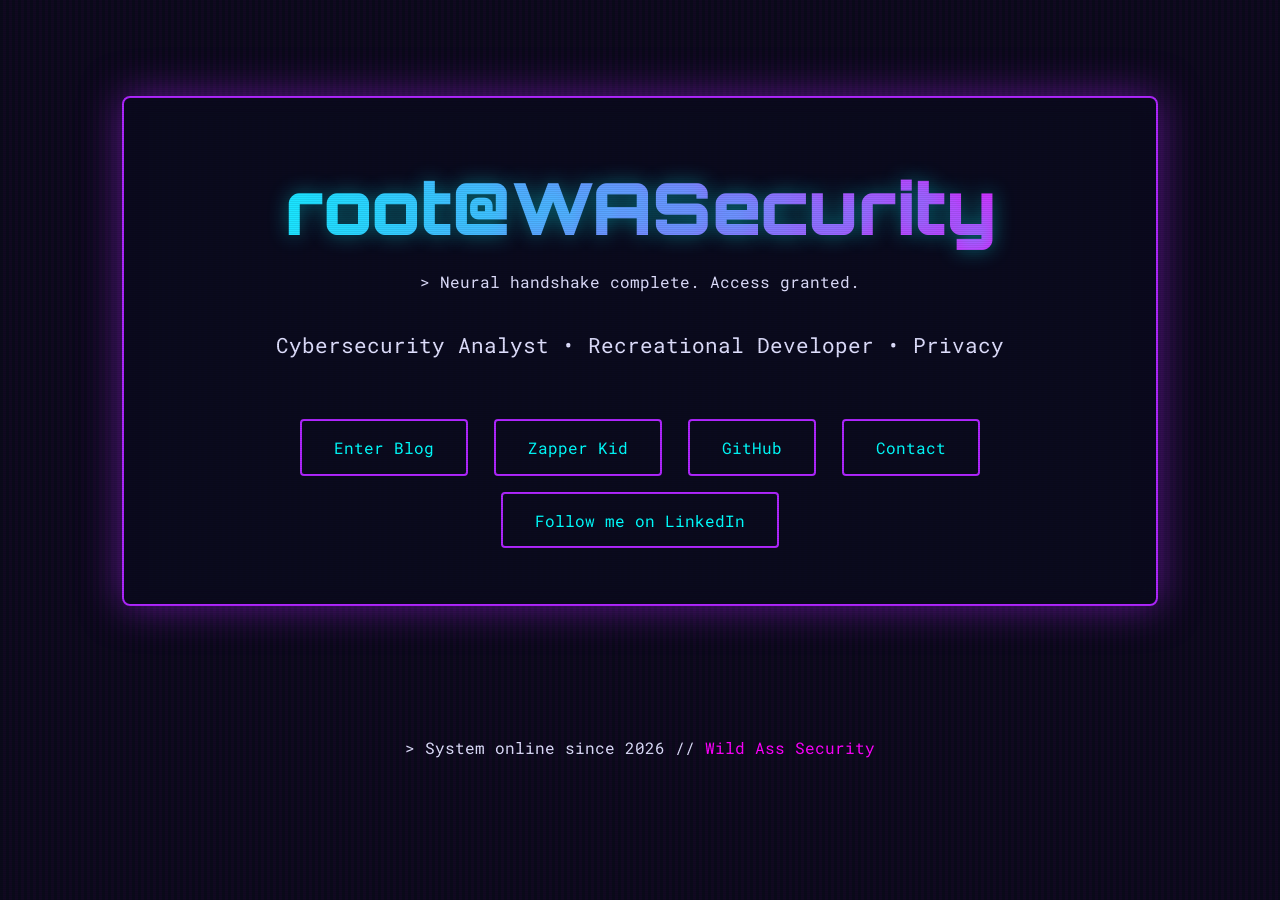
<file: index.html>
<!DOCTYPE html>
<html lang="en">
<head>
  <meta charset="UTF-8" />
  <meta name="viewport" content="width=device-width, initial-scale=1.0"/>
  <title>root@WASecurity</title>
  <link rel="stylesheet" href="assets/css/style.css" />
</head>
<body>
  <div class="glitch-bg"></div>

  <div class="container">
    <header>
      <div class="terminal-box">
        <h1 class="glitch" data-text="root@cyb3r">root@WASecurity</h1>
        <p>> Neural handshake complete. Access granted.</p>
        <p style="margin: 2rem 0; font-size: 1.3rem;">
          Cybersecurity Analyst • Recreational Developer • Privacy
        </p>
        <div style="margin-top: 3rem;">
          <a href="blog/" class="btn">Enter Blog</a>
          <a href="https://retro-rec-room.neocities.org/" class="btn">Zapper Kid</a>
          <a href="https://github.com/Justin-Blacksher" class="btn" target="_blank">GitHub</a>
          <a href="mailto:j.redwatersec@protonmail.ch" class="btn">Contact</a>
          <a href="www.linkedin.com/comm/mynetwork/discovery-see-all?usecase=PEOPLE_FOLLOWS&followMember=justin-blacksher-1b1726176" class="btn" target="_blank">Follow me on LinkedIn</a>
        </div>
      </div>
    </header>

    <footer>
      <p>> System online since <span id="year">2025</span> // <span style="color:var(--neon-pink)"> Wild Ass Security</span></p>
    </footer>
  </div>

  <script src="assets/js/main.js"></script>
</body>
</html>
</file>
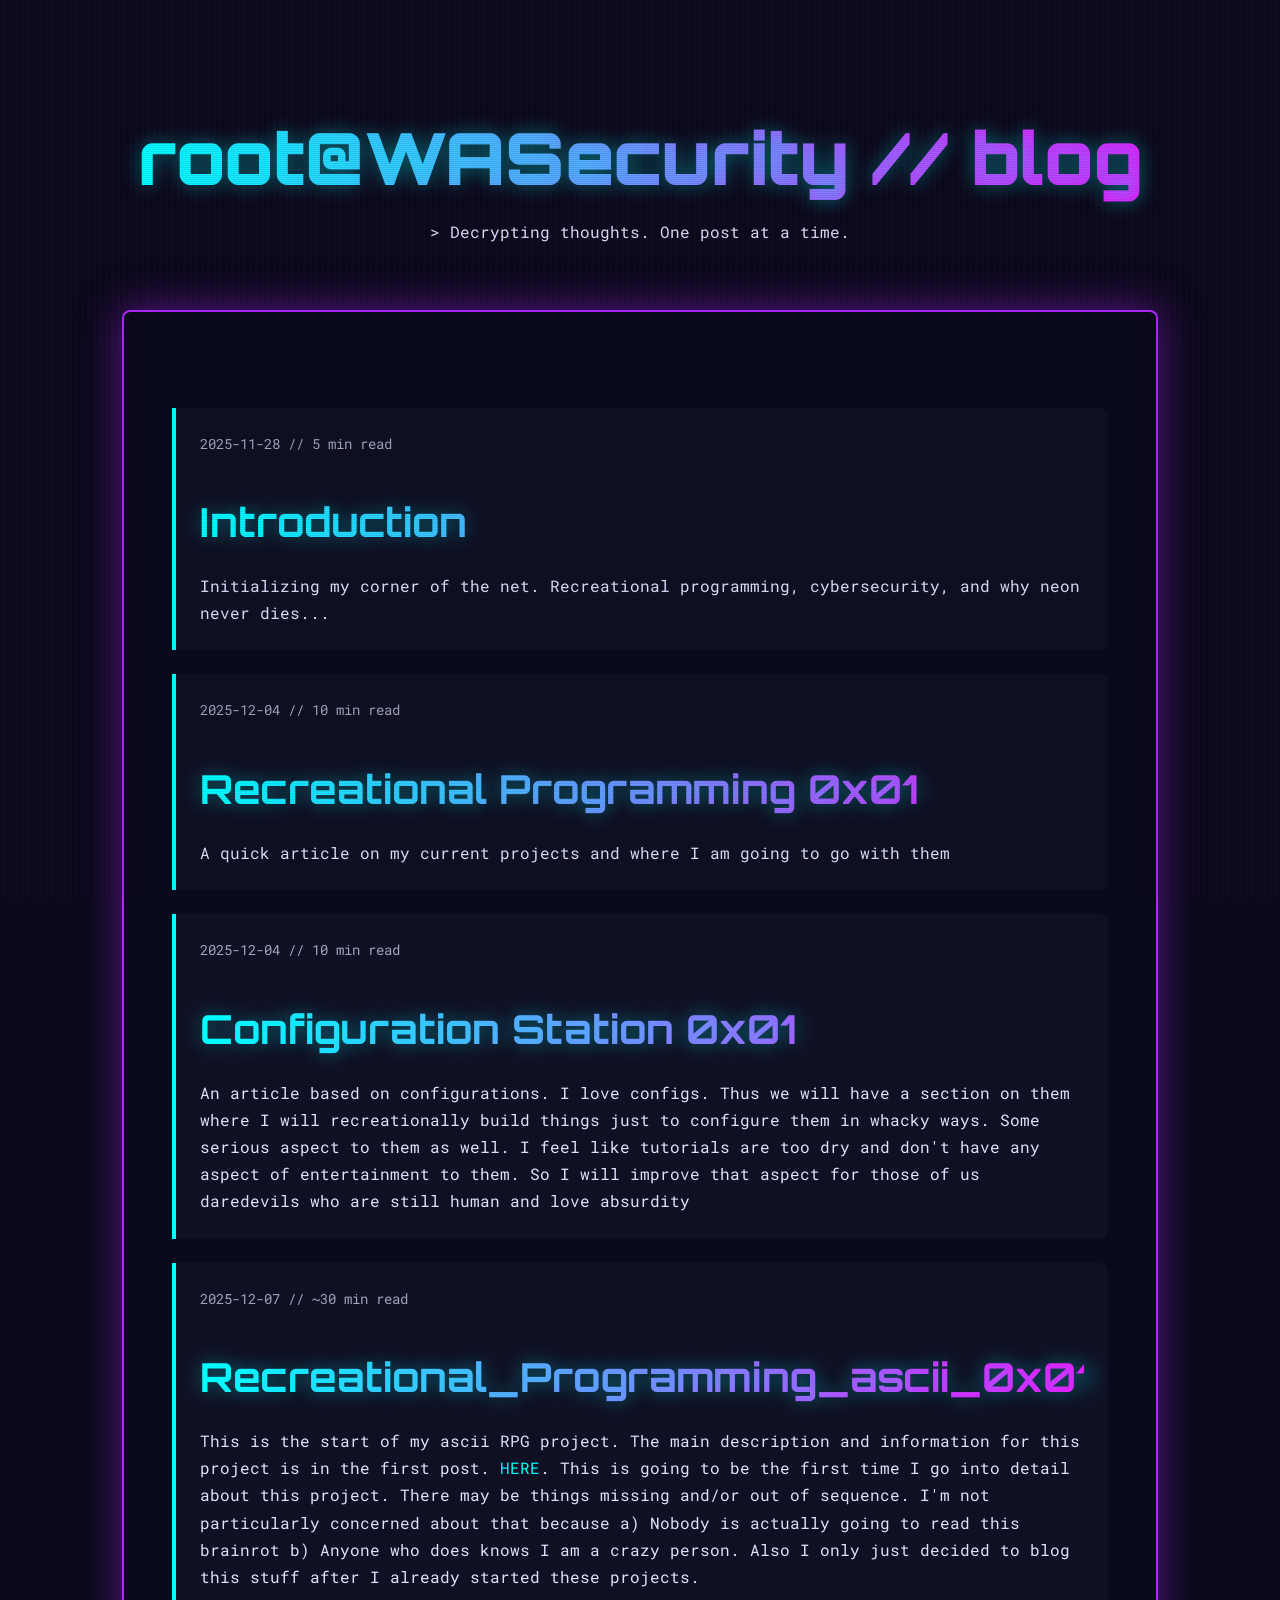
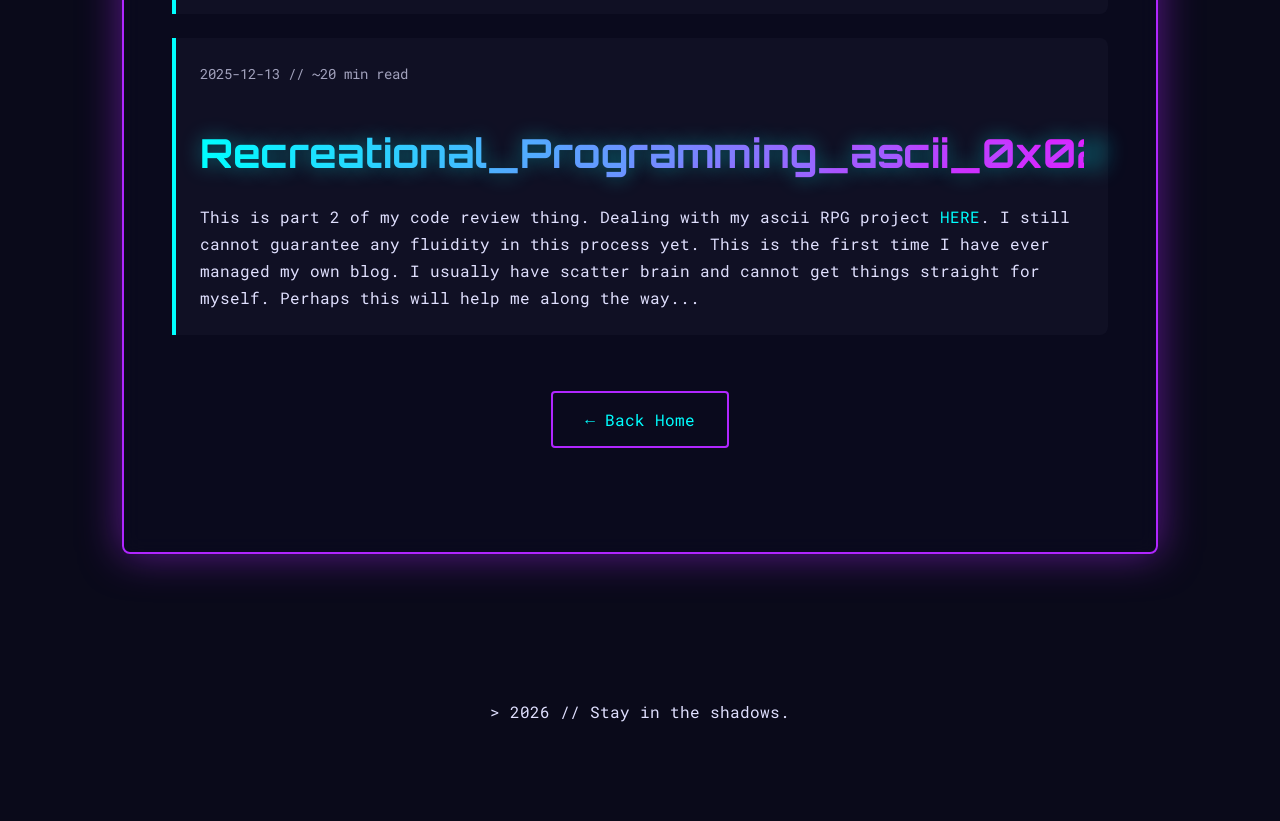
<file: blog/index.html>
<DOCTYPE html>
<html lang="en">
<head>
  <meta charset="UTF-8" />
  <meta name="viewport" content="width=device-width, initial-scale=1.0"/>
  <title>root@WASecurity // Blog</title>
  <link rel="stylesheet" href="../assets/css/style.css" />
</head>
<body>
  <div class="glitch-bg"></div>

  <div class="container">
    <header>
      <h1><a href="../index.html" style="text-decoration:none;">root@WASecurity</a> // blog</h1>
      <p>> Decrypting thoughts. One post at a time.</p>
    </header>

    <main class="terminal-box">
      <div class="post-list">
        <!-- Example post -->
        <div class="post-card">
          <div class="post-meta">2025-11-28 // 5 min read</div>
          <h2><a href="posts/first.html">Introduction</a></h2>
          <p>Initializing my corner of the net. Recreational programming, cybersecurity, and why neon never dies...</p>
	</div>

        <!-- Add more .post-card blocks here -->
	<div class="post-card">
	  <div class="post-meta">2025-12-04 // 10 min read</div>
          <h2><a href="posts/recreational_programming.html">Recreational Programming 0x01</a></h2>
          <p>A quick article on my current projects and where I am going to go with them</p>
      </div>
      
      <div class="post-card">
          <div class="post-meta">2025-12-04 // 10 min read</div>
          <h2><a href="posts/configuration_project.html">Configuration Station 0x01</a></h2>
          <p>An article based on configurations. I love configs. Thus we will have a section on them where I will
             recreationally build things just to configure them in whacky ways. Some serious aspect to them as well.
             I feel like tutorials are too dry and don't have any aspect of entertainment to them. So I will improve
             that aspect for those of us daredevils who are still human and love absurdity</p>
     </div>

	<div class="post-card">
	  <div class="post-meta">2025-12-07 // ~30 min read</div>
	  <h2><a href="posts/recreational_programming_ascii.html">Recreational_Programming_ascii_0x01</a></h2>
	  <p>This is the start of my ascii RPG project. The main description and information for this project is in the first post. <a href="posts/recreational_programming.html">HERE</a>. This is going to be the first time I go into detail about this project. There may be things missing and/or out of sequence. I'm not particularly concerned about that because a) Nobody is actually going to read this brainrot b) Anyone who does knows I am a crazy person. Also I only just decided to blog this stuff after I already started these projects.</p>
</div>
	<div class="post-card">
	  <div class="post-meta">2025-12-13 // ~20 min read</div>
	  <h2><a href="posts/recreational_programming_ascii_2.html">Recreational_Programming_ascii_0x02</a></h2>
	  <p>This is part 2 of my code review thing. Dealing with my ascii RPG project <a href="posts/recreational_programming_ascii.html">HERE</a>. I still cannot guarantee any fluidity in this process yet. This is the first time I have ever managed my own blog. I usually have scatter brain and cannot get things straight for myself. Perhaps this will help me along the way...</p>
</div>

      <p style="text-align:center; margin-top: 3rem;">
        <a href="../index.html" class="btn">← Back Home</a>
      </p>
    </main>

    <footer style="margin-top: 5rem;">
      <p>> <span id="year"></span> // Stay in the shadows.</p>
    </footer>
  </div>

  <script src="../assets/js/main.js"></script>
</body>
</html>
</file>
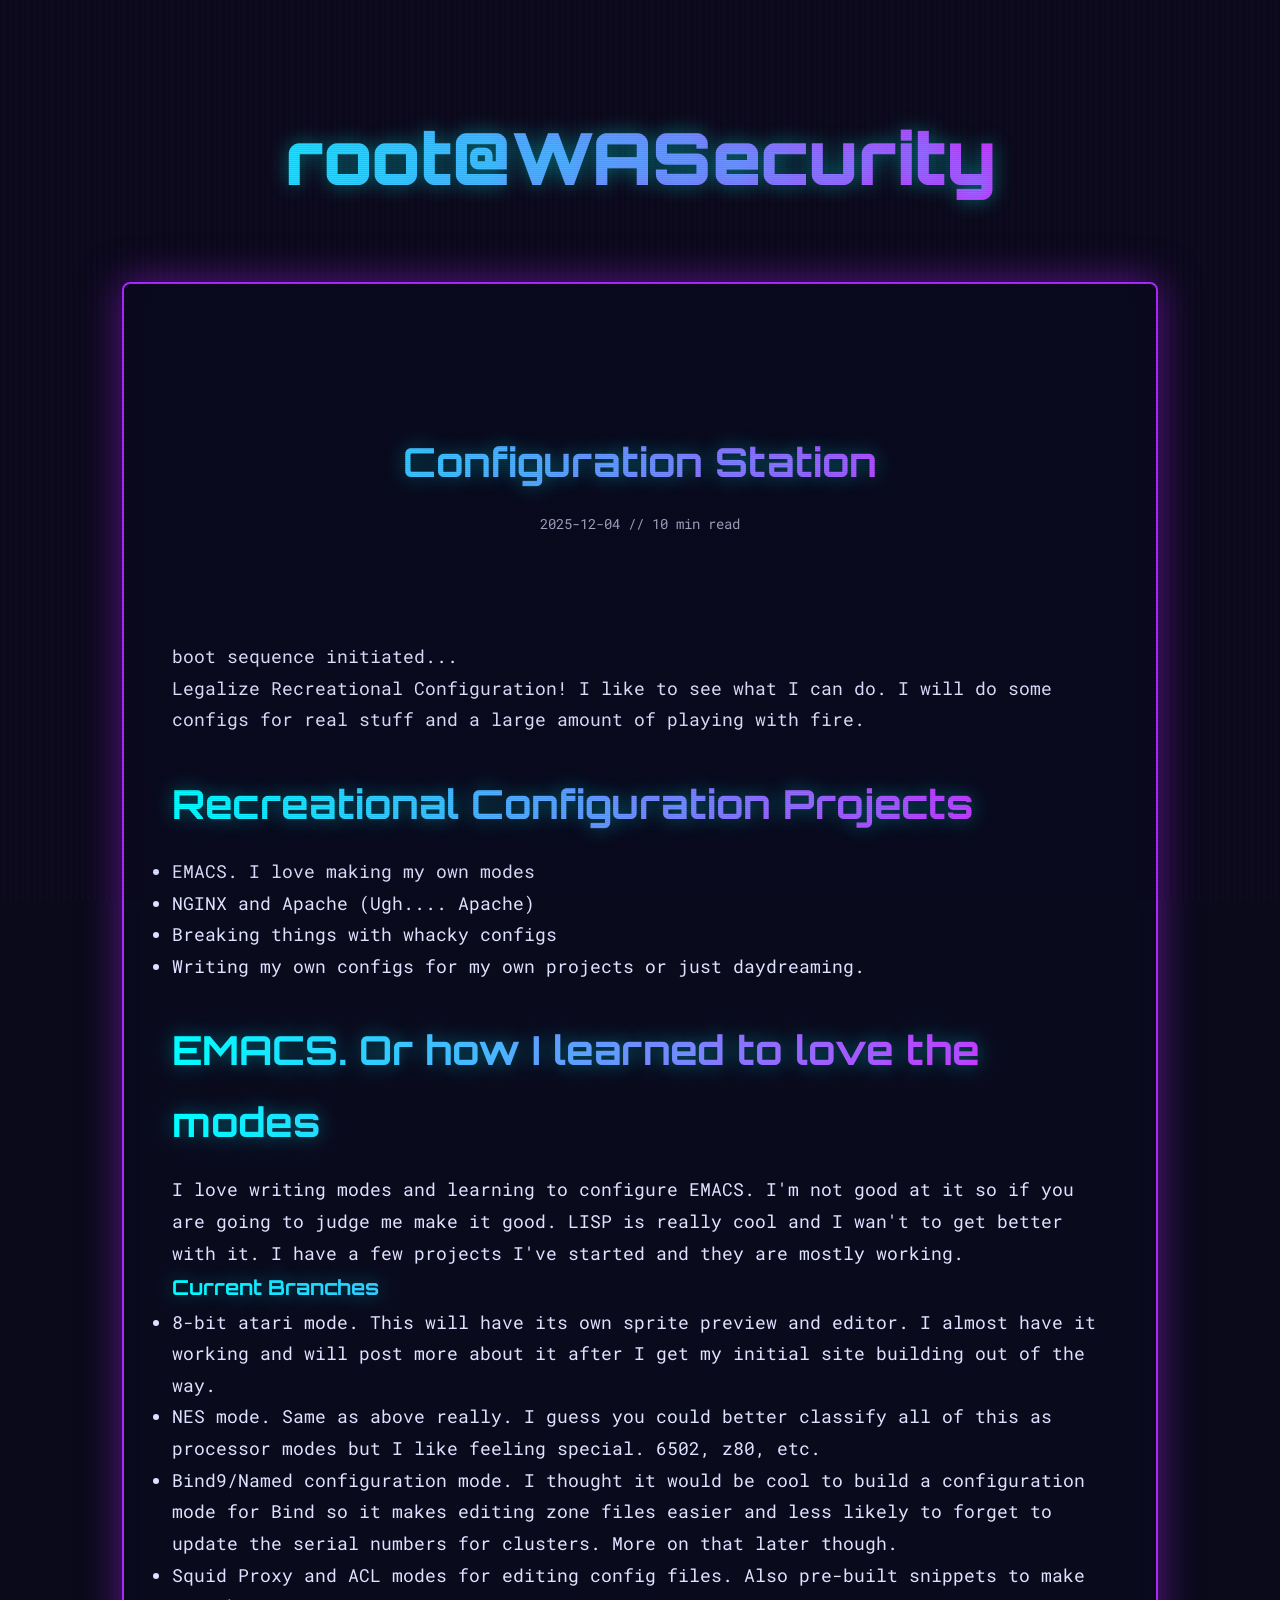
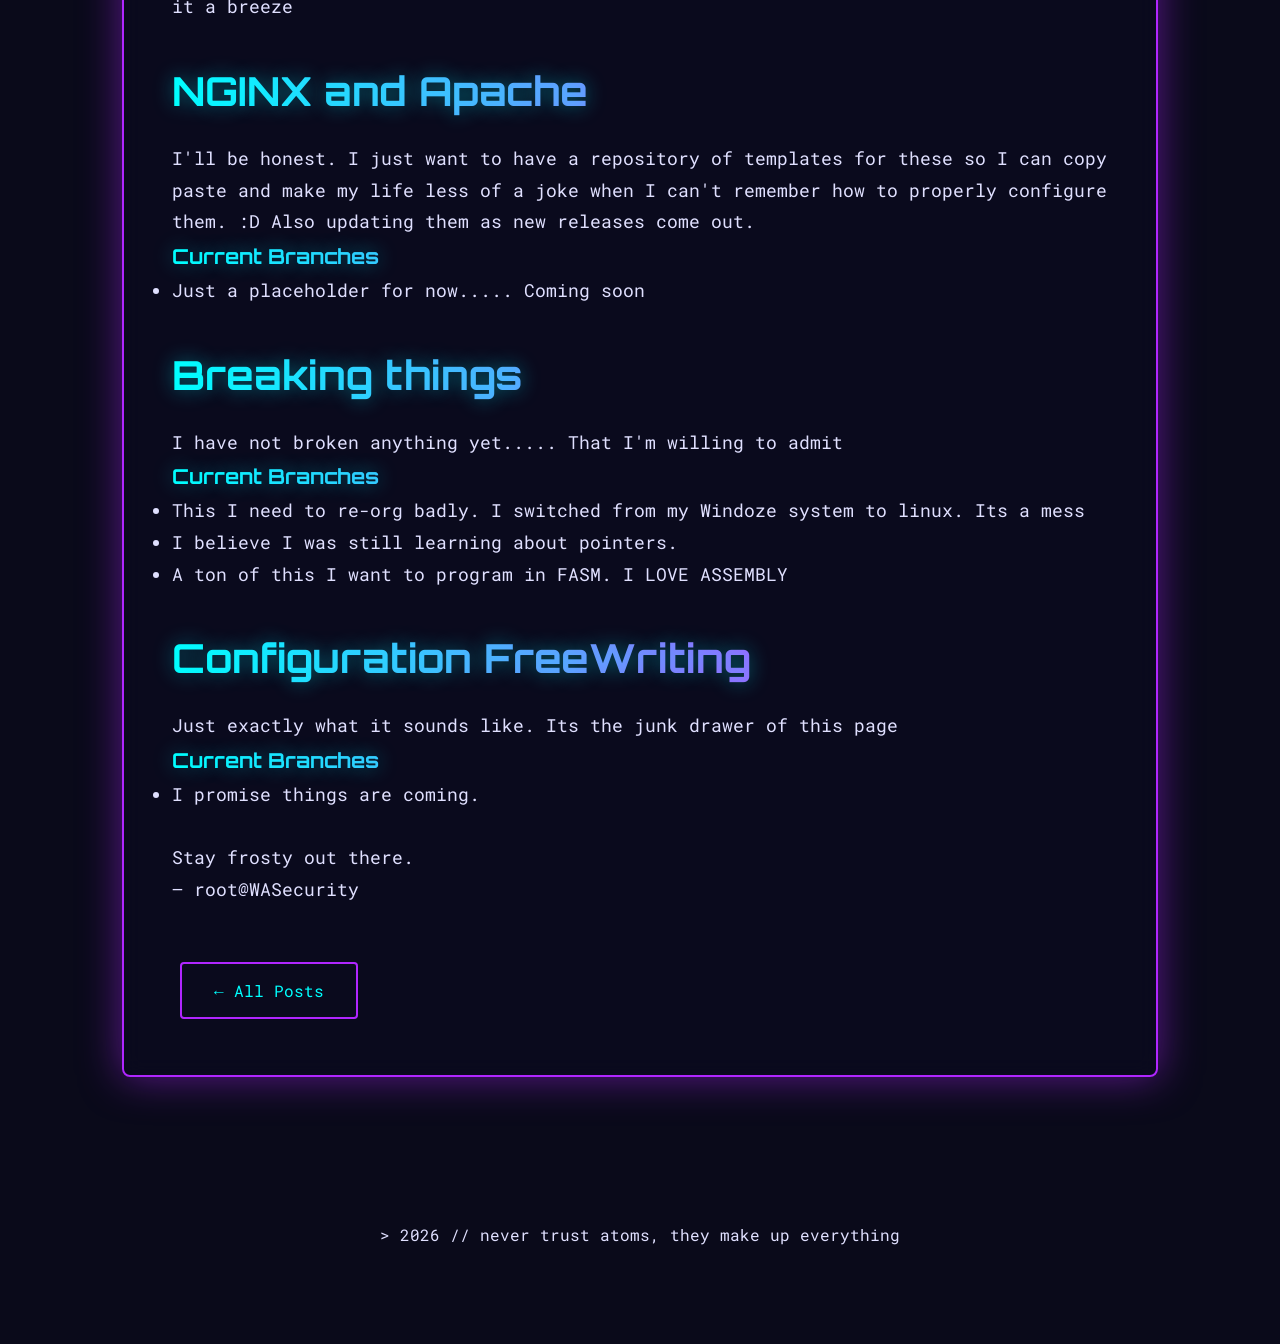
<file: blog/posts/configuration_project.html>
<!DOCTYPE html>
<html lang="en">
<head>
  <meta charset="UTF-8" />
  <meta name="viewport" content="width=device-width, initial-scale=1.0"/>
  <title>Welcome to the Grid | root@WASecurity</title>
  <link rel="stylesheet" href="../../assets/css/style.css" />
</head>
<body>
  <div class="glitch-bg"></div>

  <div class="container">
    <header>
      <h1><a href="../../index.html" style="text-decoration:none;">root@WASecurity</a></h1>
    </header>

    <article class="terminal-box">
      <header>
        <h2>Configuration Station</h2>
        <p class="post-meta">2025-12-04 // 10 min read</p>
      </header>

      <div style="margin: 2rem 0; line-height: 1.8; font-size: 1.1rem;">
        <p> boot sequence initiated...</p>
        <p>Legalize Recreational Configuration! I like to see what I can do. I will do some configs for real stuff
           and a large amount of playing with fire.</p>
        
        <h2>Recreational Configuration Projects</h3>
        <ul>
          <li>EMACS. I love making my own modes</li>
          <li>NGINX and Apache (Ugh.... Apache)</li>
          <li>Breaking things with whacky configs</li>
	  <li>Writing my own configs for my own projects or just daydreaming.</li>
        </ul>

	<h2>EMACS. Or how I learned to love the modes</h3>
	<p>I love writing modes and learning to configure EMACS. I'm not good at it so if you are going to judge me
           make it good. LISP is really cool and I wan't to get better with it. I have a few projects I've started and 
           they are mostly working.   
	</p>
	<h3>Current Branches</h2>
	<ul>
	  <li>8-bit atari mode. This will have its own sprite preview and editor. I almost have it working and will post
              more about it after I get my initial site building out of the way.</li>
	  <li>NES mode. Same as above really. I guess you could better classify all of this as processor modes but 
              I like feeling special. 6502, z80, etc.</li>
          <li>Bind9/Named configuration mode. I thought it would be cool to build a configuration mode for Bind so it makes
	      editing zone files easier and less likely to forget to update the serial numbers for clusters. More on that 
              later though.</li>
          <li>Squid Proxy and ACL modes for editing config files. Also pre-built snippets to make it a breeze</li>
	</ul>

	<h2>NGINX and Apache</h3>
	<p>I'll be honest. I just want to have a repository of templates for these so I can copy paste and make my life less
           of a joke when I can't remember how to properly configure them. :D Also updating them as new releases come out.</p>
	<h3>Current Branches</h2>
	<ul>
 	  <li>Just a placeholder for now..... Coming soon</li>
	</ul>
	<h2>Breaking things</h3>
	<p>I have not broken anything yet..... That I'm willing to admit</p>
	<h3>Current Branches</h2>
	<ul>
	  <li>This I need to re-org badly. I switched from my Windoze system to linux. Its a mess</li>
	  <li>I believe I was still learning about pointers.</li>
	  <li>A ton of this I want to program in FASM. I LOVE ASSEMBLY</li>
	</ul>
        
	<h2>Configuration FreeWriting</h3>
  	<p>Just exactly what it sounds like. Its the junk drawer of this page</p>
	<h3>Current Branches</h2>
	<ul>
	  <li>I promise things are coming.</li>
	</ul>

	<br>
	<p>Stay frosty out there.</p>
        <p>— root@WASecurity</p>
      </div>

      <p style="margin-top: 3rem;">
        <a href="../index.html" class="btn">← All Posts</a>
      </p>
    </article>

    <footer style="margin-top: 5rem;">
      <p>> <span id="year"></span> // never trust atoms, they make up everything</p>
    </footer>
  </div>

  <script src="../../assets/js/main.js"></script>
</body>
</html>
</file>
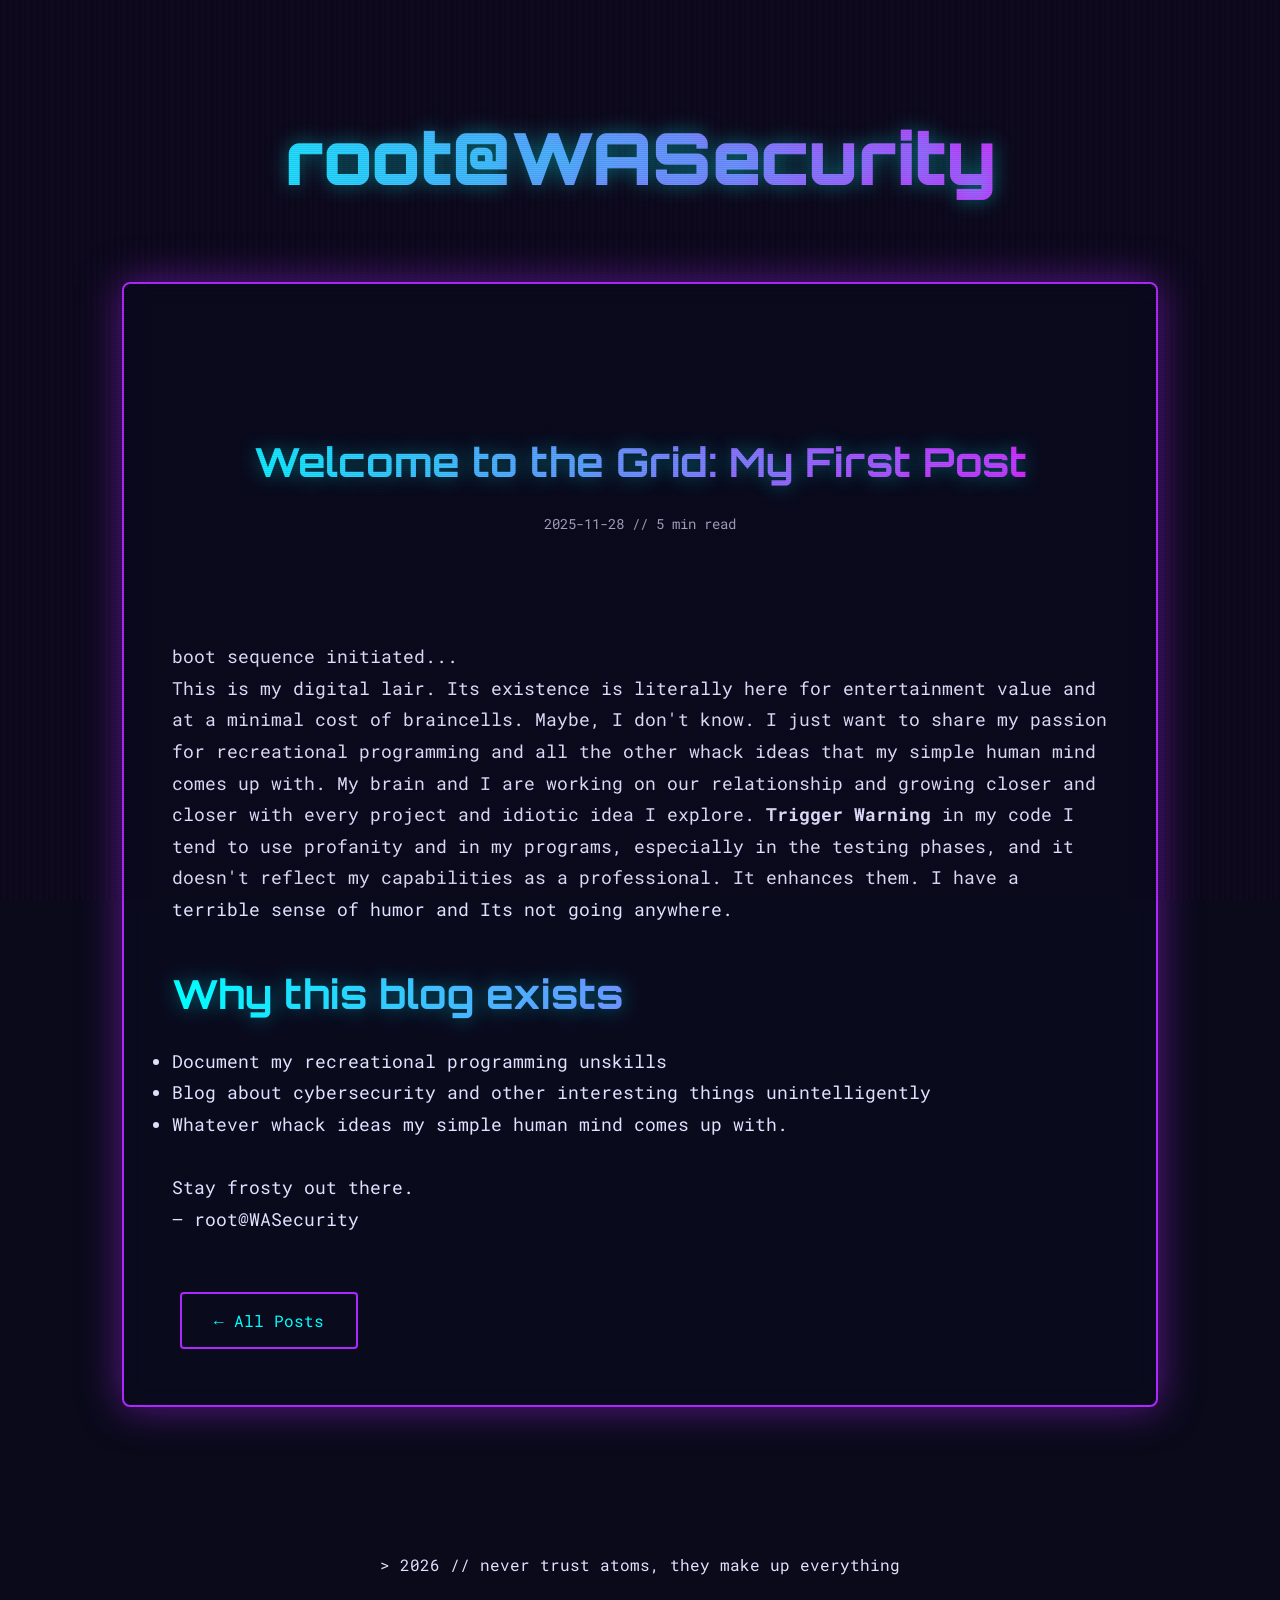
<file: blog/posts/first.html>
<!DOCTYPE html>
<html lang="en">
<head>
  <meta charset="UTF-8" />
  <meta name="viewport" content="width=device-width, initial-scale=1.0"/>
  <title>Welcome to the Grid | root@WASecurity</title>
  <link rel="stylesheet" href="../../assets/css/style.css" />
</head>
<body>
  <div class="glitch-bg"></div>

  <div class="container">
    <header>
      <h1><a href="../../index.html" style="text-decoration:none;">root@WASecurity</a></h1>
    </header>

    <article class="terminal-box">
      <header>
        <h2>Welcome to the Grid: My First Post</h2>
        <p class="post-meta">2025-11-28 // 5 min read</p>
      </header>

      <div style="margin: 2rem 0; line-height: 1.8; font-size: 1.1rem;">
        <p> boot sequence initiated...</p>
        <p>This is my digital lair. Its existence is literally here for entertainment value and at a minimal cost of braincells.
           Maybe, I don't know. I just want to share my passion for recreational programming and all the other whack ideas that
           my simple human mind comes up with. My brain and I are working on our relationship and growing closer and closer 
           with every project and idiotic idea I explore. <b>Trigger Warning</b> in my code I tend to use profanity and in my 
           programs, especially in the testing phases, and it doesn't reflect my capabilities as a professional. It enhances them.
           I have a terrible sense of humor and Its not going anywhere.</p>
        
        <h2>Why this blog exists</h2>
        <ul>
          <li>Document my recreational programming unskills</li>
          <li>Blog about cybersecurity and other interesting things unintelligently</li>
          <li>Whatever whack ideas my simple human mind comes up with.</li>
        </ul>
	<br>
        <p>Stay frosty out there.</p>
        <p>— root@WASecurity</p>
      </div>

      <p style="margin-top: 3rem;">
        <a href="../index.html" class="btn">← All Posts</a>
      </p>
    </article>

    <footer style="margin-top: 5rem;">
      <p>> <span id="year"></span> // never trust atoms, they make up everything</p>
    </footer>
  </div>

  <script src="../../assets/js/main.js"></script>
</body>
</html>
</file>
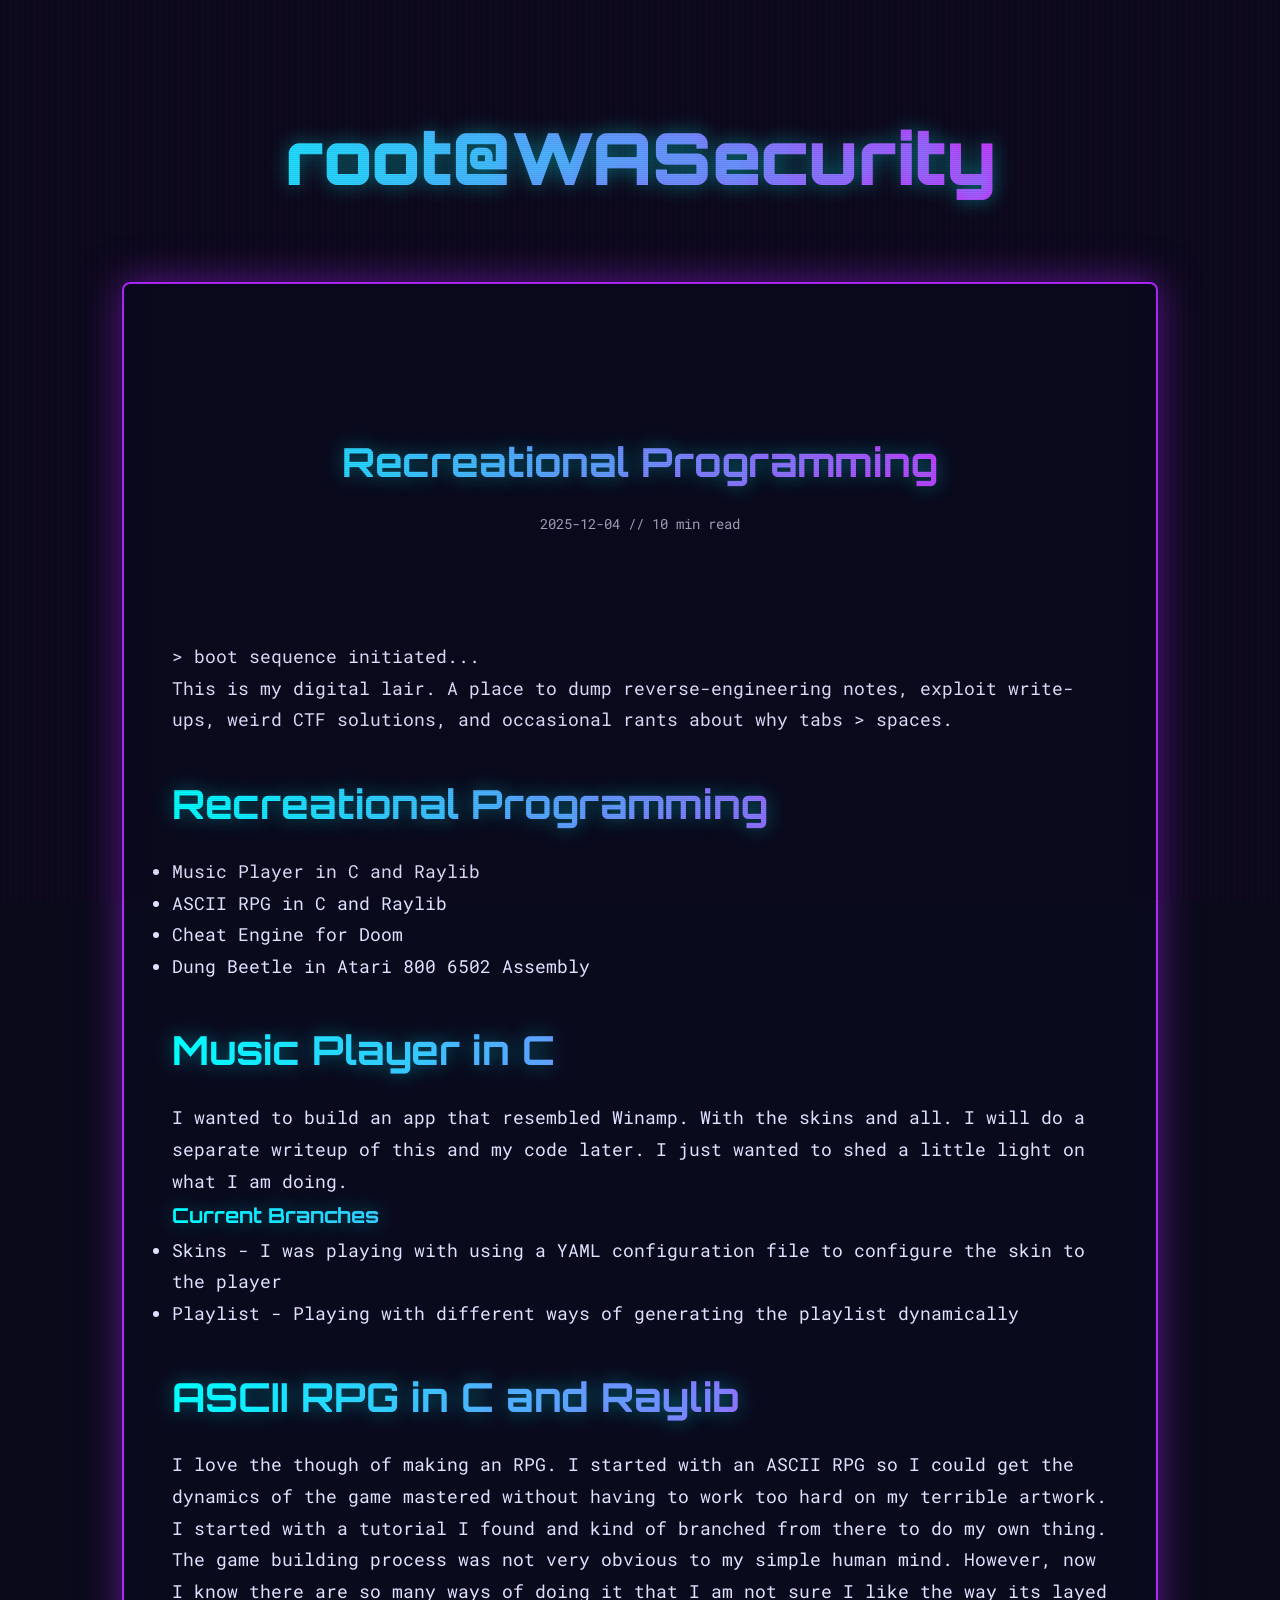
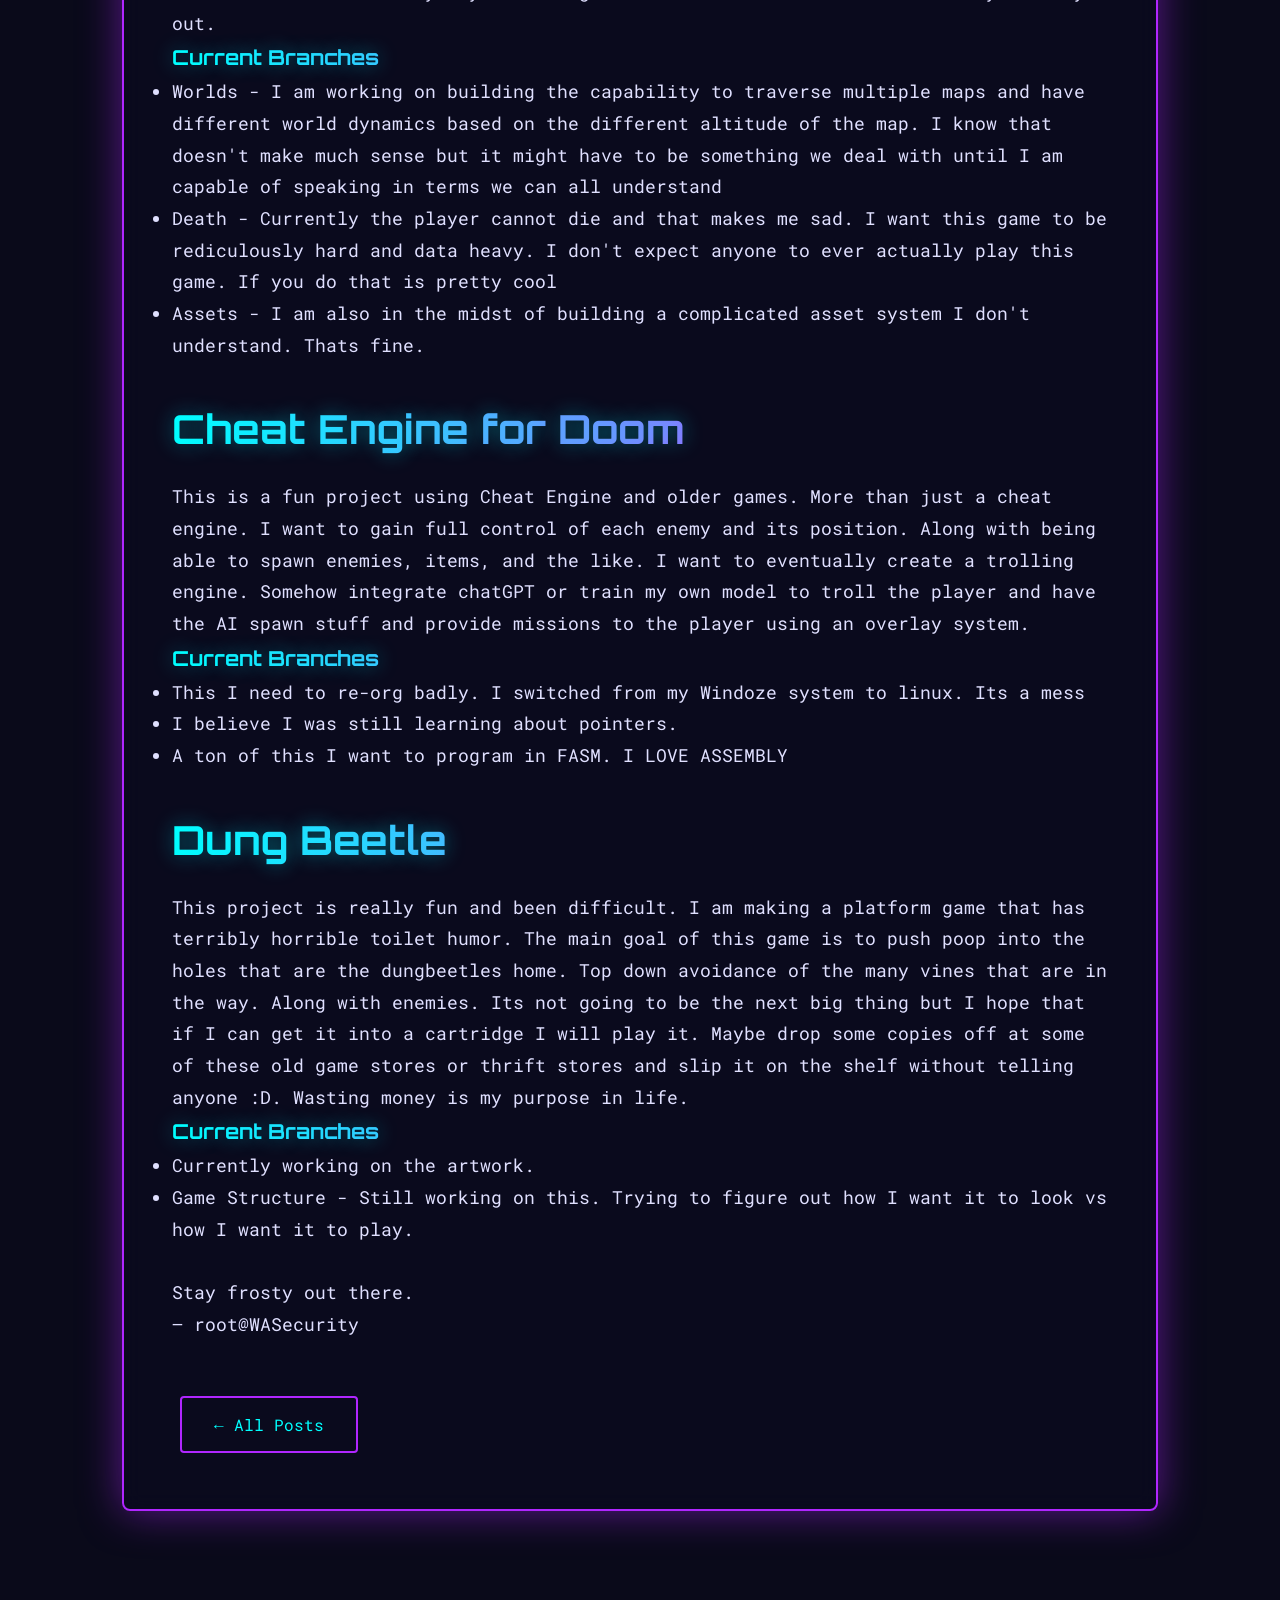
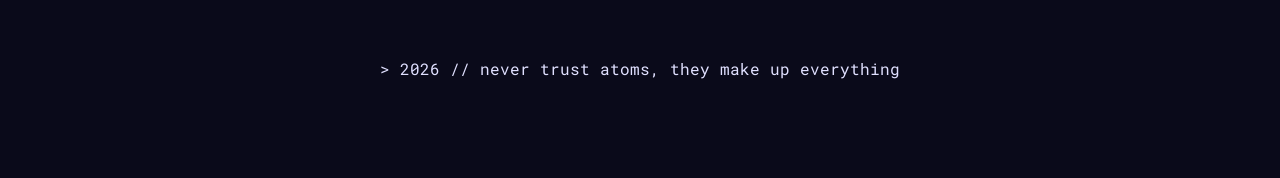
<file: blog/posts/recreational_programming.html>
<!DOCTYPE html>
<html lang="en">
<head>
  <meta charset="UTF-8" />
  <meta name="viewport" content="width=device-width, initial-scale=1.0"/>
  <title>Welcome to the Grid | root@WASecurity</title>
  <link rel="stylesheet" href="../../assets/css/style.css" />
</head>
<body>
  <div class="glitch-bg"></div>

  <div class="container">
    <header>
      <h1><a href="../../index.html" style="text-decoration:none;">root@WASecurity</a></h1>
    </header>

    <article class="terminal-box">
      <header>
        <h2>Recreational Programming</h2>
        <p class="post-meta">2025-12-04 // 10 min read</p>
      </header>

      <div style="margin: 2rem 0; line-height: 1.8; font-size: 1.1rem;">
        <p>> boot sequence initiated...</p>
        <p>This is my digital lair. A place to dump reverse-engineering notes, exploit write-ups, weird CTF solutions, and occasional rants about why tabs > spaces.</p>
        
        <h2>Recreational Programming</h3>
        <ul>
          <li>Music Player in C and Raylib</li>
          <li>ASCII RPG in C and Raylib</li>
          <li>Cheat Engine for Doom</li>
	  <li>Dung Beetle in Atari 800 6502 Assembly</li>
        </ul>

	<h2>Music Player in C</h3>
	<p>I wanted to build an app that resembled Winamp. With the skins and all. I will do a separate 
	   writeup of this and my code later. I just wanted to shed a little light on what I am doing.   
	</p>
	<h3>Current Branches</h2>
	<ul>
	  <li>Skins - I was playing with using a YAML configuration file to configure the skin to the player</li>
	  <li>Playlist - Playing with different ways of generating the playlist dynamically</li>
	</ul>

	<h2>ASCII RPG in C and Raylib</h3>
	<p>I love the though of making an RPG. I started with an ASCII RPG so I could get the dynamics of the game
  	   mastered without having to work too hard on my terrible artwork. I started with a tutorial I found and 
           kind of branched from there to do my own thing. The game building process was not very obvious to my 
   	   simple human mind. However, now I know there are so many ways of doing it that I am not sure I like the 
	   way its layed out.</p>
	<h3>Current Branches</h2>
	<ul>
	  <li>Worlds - I am working on building the capability to traverse multiple maps and have different world
              dynamics based on the different altitude of the map. I know that doesn't make much sense but it might
              have to be something we deal with until I am capable of speaking in terms we can all understand</li>
 	  <li>Death - Currently the player cannot die and that makes me sad. I want this game to be rediculously hard
	      and data heavy. I don't expect anyone to ever actually play this game. If you do that is pretty cool</li>
 	  <li>Assets - I am also in the midst of building a complicated asset system I don't understand. Thats fine.</li>
	</ul>
	<h2>Cheat Engine for Doom</h3>
	<p>This is a fun project using Cheat Engine and older games. More than just a cheat engine. I want to gain full
	   control of each enemy and its position. Along with being able to spawn enemies, items, and the like. I want to
	   eventually create a trolling engine. Somehow integrate chatGPT or train my own model to troll the player and have
	   the AI spawn stuff and provide missions to the player using an overlay system.</p>
	<h3>Current Branches</h2>
	<ul>
	  <li>This I need to re-org badly. I switched from my Windoze system to linux. Its a mess</li>
	  <li>I believe I was still learning about pointers.</li>
	  <li>A ton of this I want to program in FASM. I LOVE ASSEMBLY</li>
	</ul>
        
	<h2>Dung Beetle</h3>
	<p>This project is really fun and been difficult. I am making a platform game that has terribly horrible toilet humor.
           The main goal of this game is to push poop into the holes that are the dungbeetles home. Top down avoidance of the 
           many vines that are in the way. Along with enemies. Its not going to be the next big thing but I hope that if I can
           get it into a cartridge I will play it. Maybe drop some copies off at some of these old game stores or thrift stores
           and slip it on the shelf without telling anyone :D. Wasting money is my purpose in life.</p>
  	<h3>Current Branches</h2>
	<ul>
	  <li>Currently working on the artwork.</li>
	  <li>Game Structure - Still working on this. Trying to figure out how I want it to look vs how I want it to play.</li>
	</ul>

	<br>
	<p>Stay frosty out there.</p>
        <p>— root@WASecurity</p>
      </div>

      <p style="margin-top: 3rem;">
        <a href="../index.html" class="btn">← All Posts</a>
      </p>
    </article>

    <footer style="margin-top: 5rem;">
      <p>> <span id="year"></span> // never trust atoms, they make up everything</p>
    </footer>
  </div>

  <script src="../../assets/js/main.js"></script>
</body>
</html>
</file>
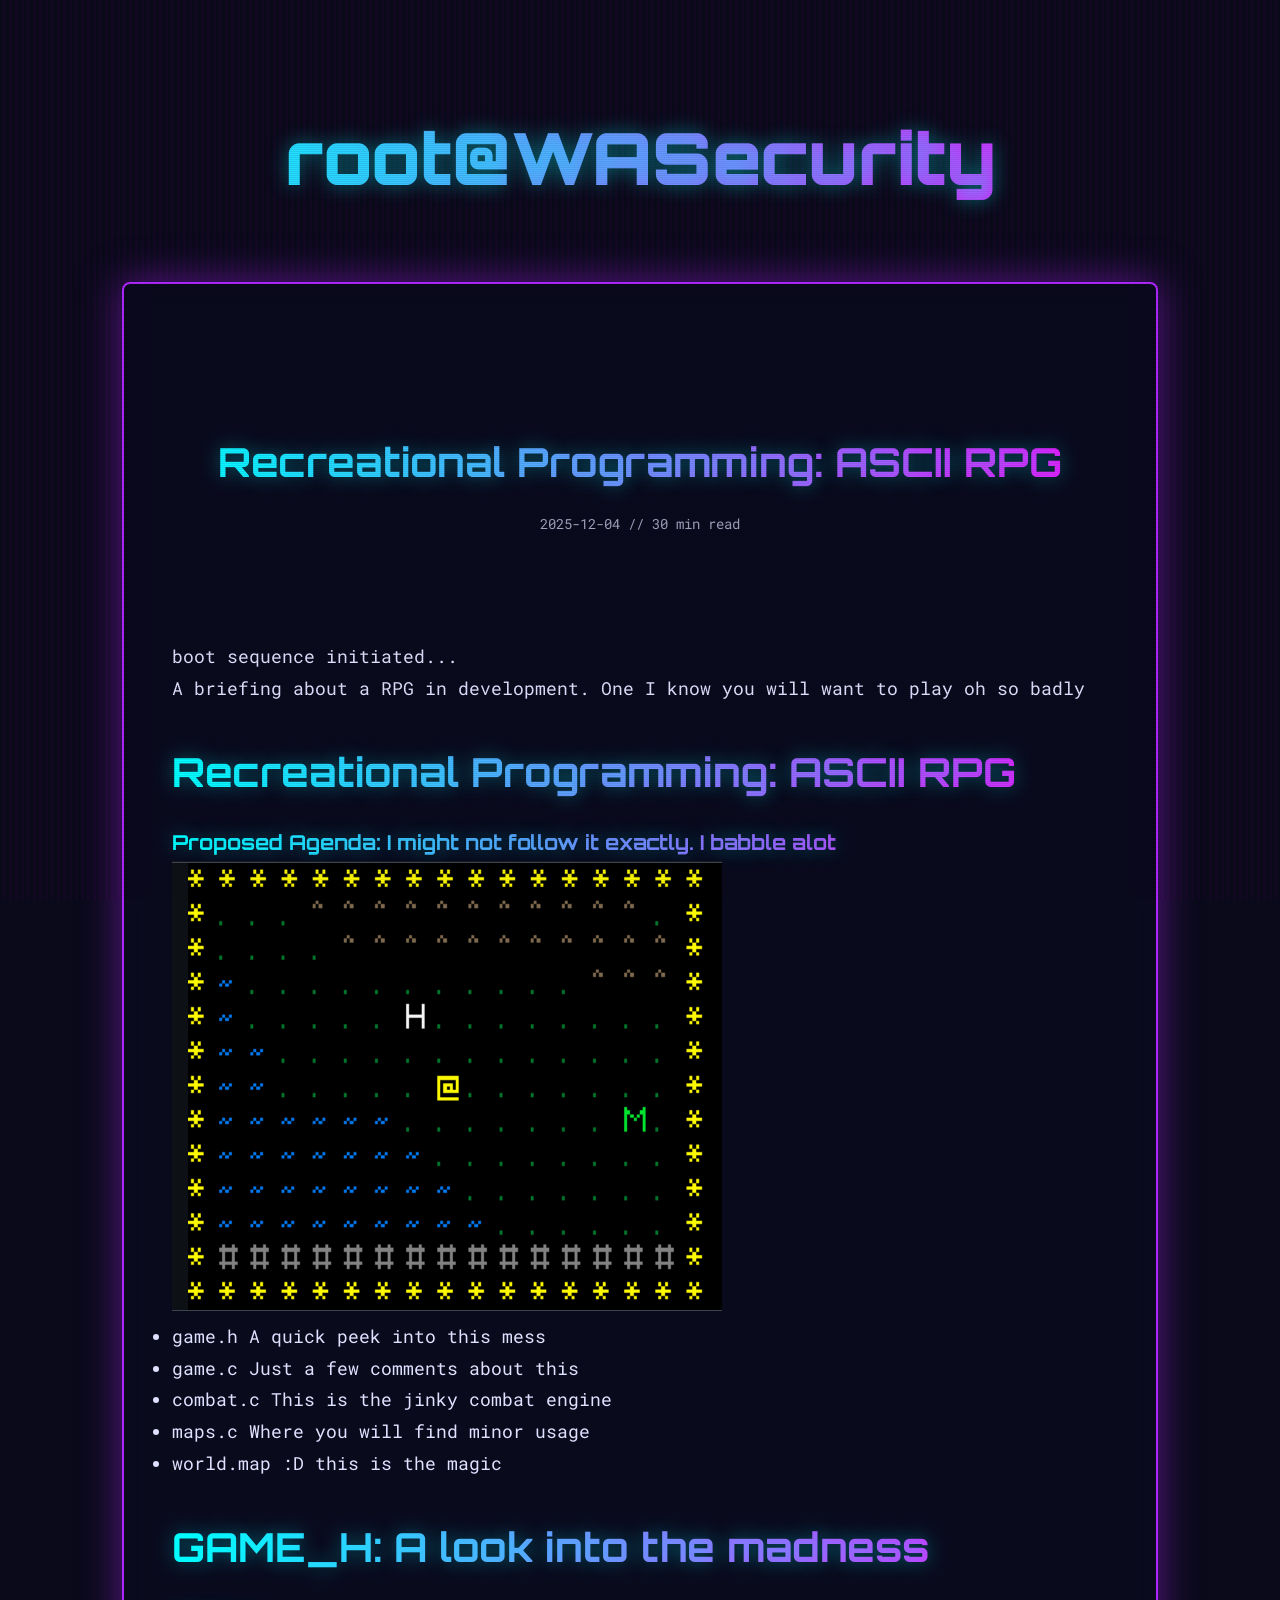
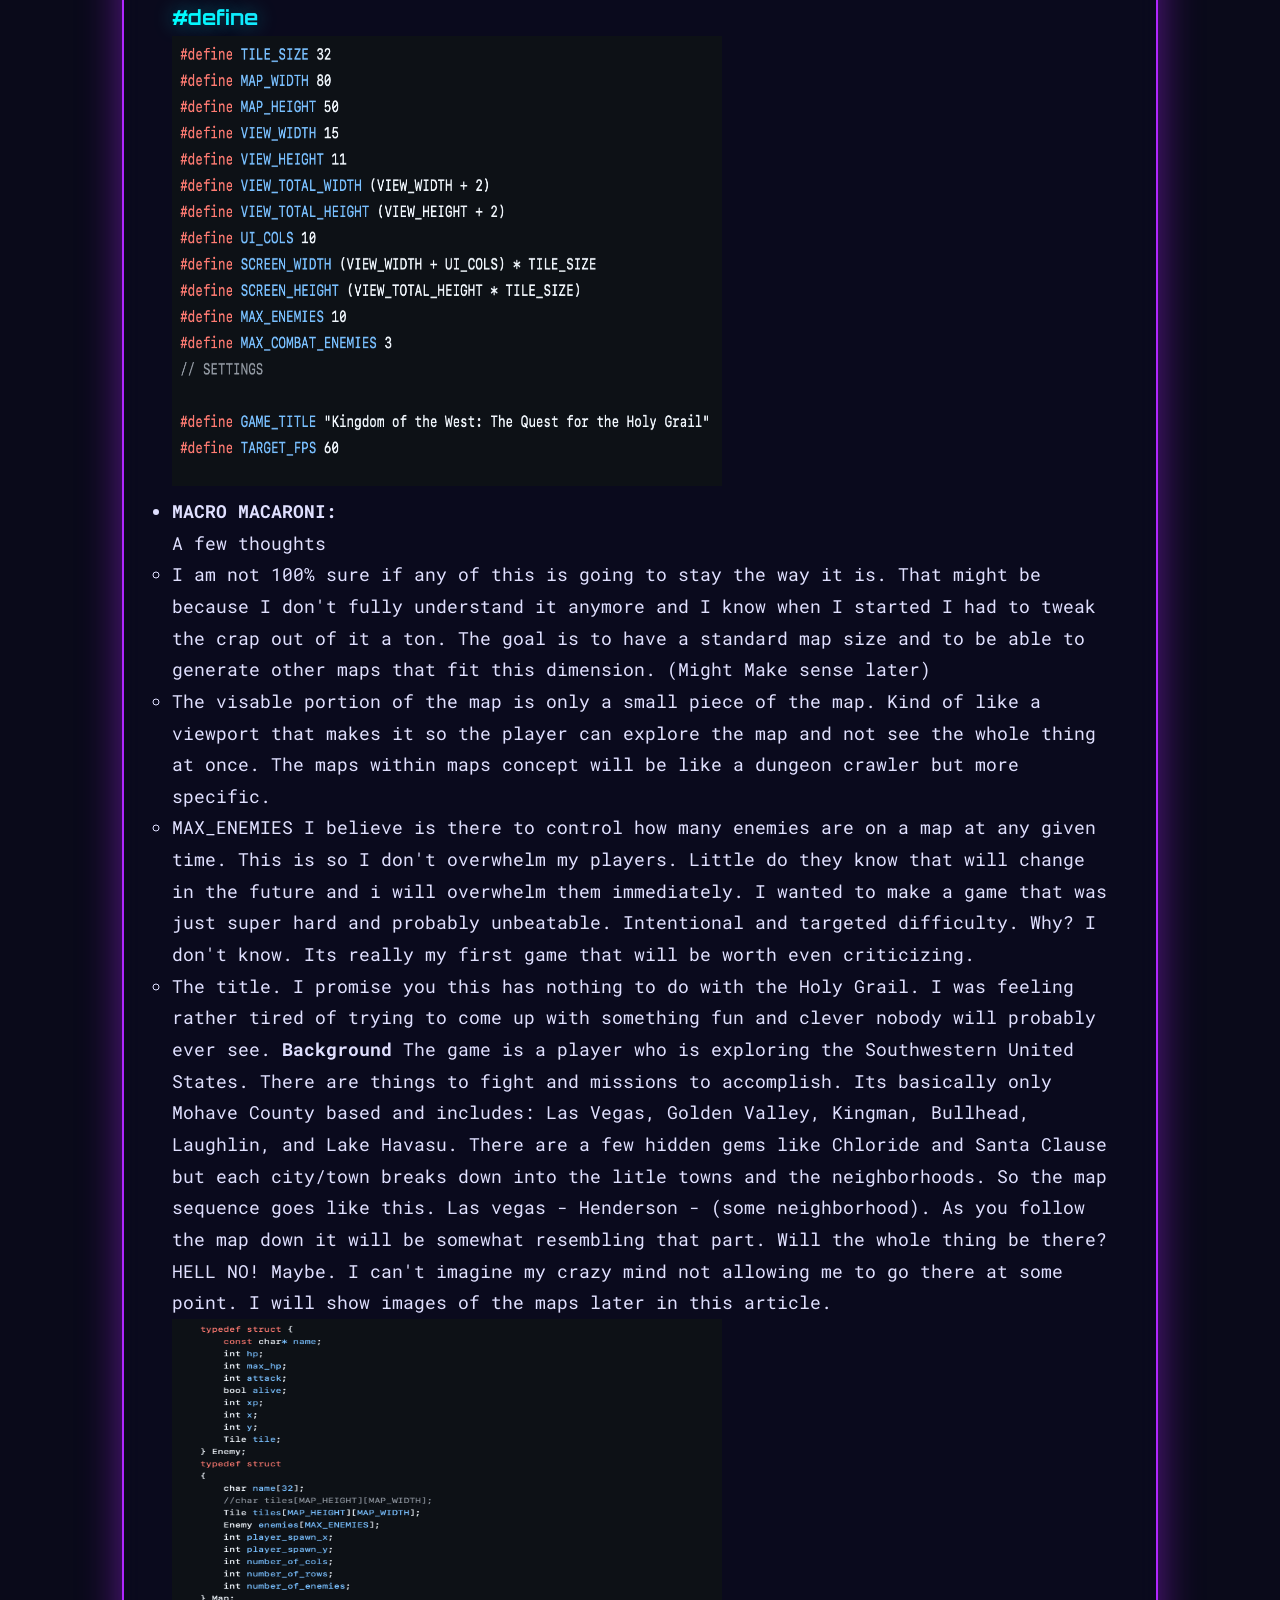
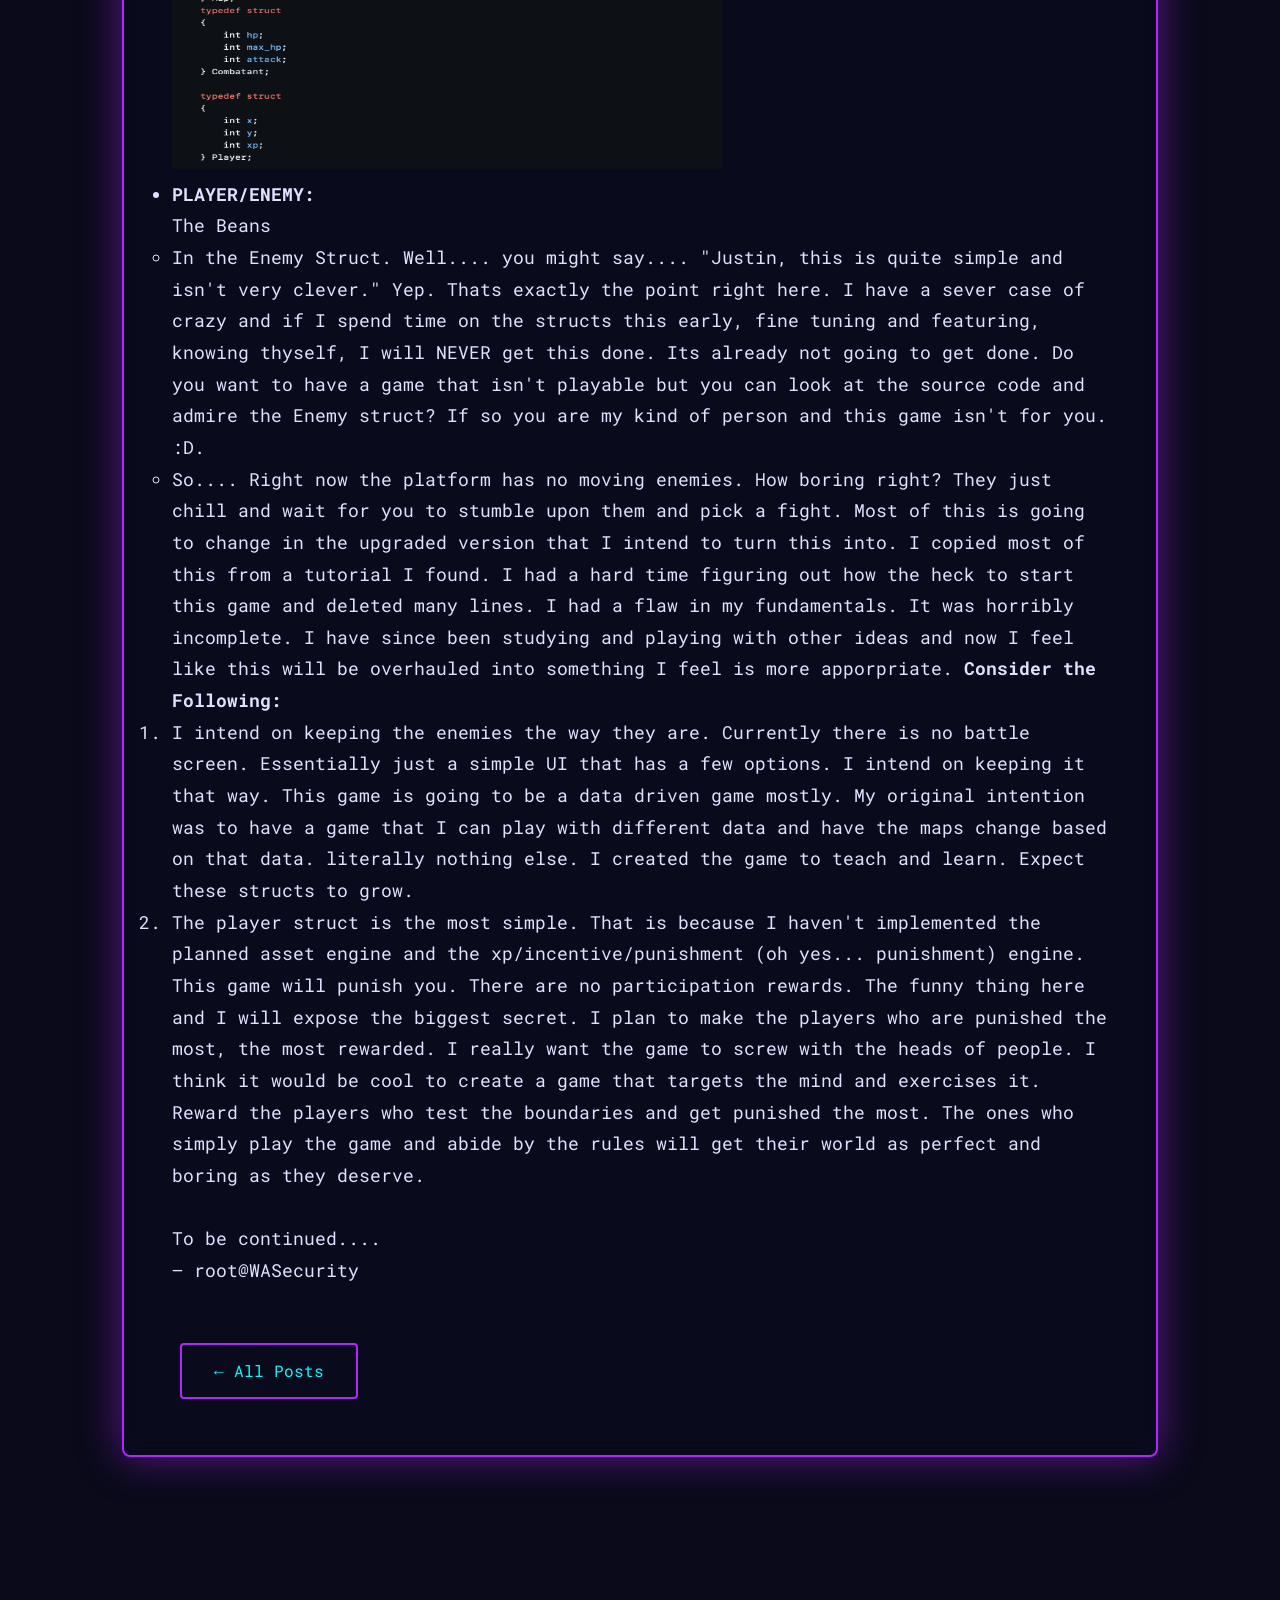
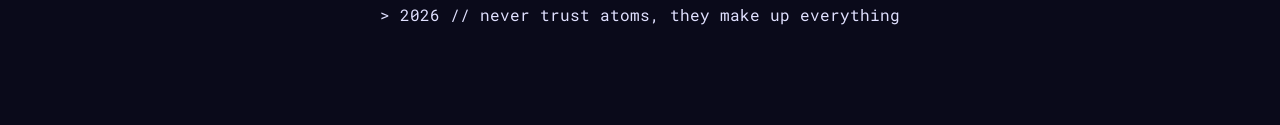
<file: blog/posts/recreational_programming_ascii.html>
<!DOCTYPE html>
<html lang="en">
<head>
  <meta charset="UTF-8" />
  <meta name="viewport" content="width=device-width, initial-scale=1.0"/>
  <title>Welcome to the Grid | root@WASecurity</title>
  <link rel="stylesheet" href="../../assets/css/style.css" />
</head>
<body>
  <div class="glitch-bg"></div>

  <div class="container">
    <header>
      <h1><a href="../../index.html" style="text-decoration:none;">root@WASecurity</a></h1>
    </header>

    <article class="terminal-box">
      <header>
        <h2>Recreational Programming: ASCII RPG</h2>
        <p class="post-meta">2025-12-04 // 30 min read</p>
      </header>

      <div style="margin: 2rem 0; line-height: 1.8; font-size: 1.1rem;">
        <p> boot sequence initiated...</p>
        <p>A briefing about a RPG in development. One I know you will want to play oh so badly</p>
        
        <h2>Recreational Programming: ASCII RPG</h3>
        <h3>Proposed Agenda: I might not follow it exactly. I babble alot</h3>
	<img src="../screenshots/main.png" width="550" height="450">
	<ul>
          <li>game.h A quick peek into this mess</li>
          <li>game.c Just a few comments about this</li>
          <li>combat.c This is the jinky combat engine</li>
	  <li>maps.c Where you will find minor usage</li>
          <li>world.map :D this is the magic</li>
        </ul>

	<h2>GAME_H: A look into the madness</h2>
	<h3>#define</h3>
	<img src="../screenshots/defines.png" width="550" height="450">
	<ul>
	  <li><h4>MACRO MACARONI:</h4> A few thoughts</li>
		<ul>
			<li>I am not 100% sure if any of this is going to stay the way it is. That might be because I don't fully understand it anymore and I know when I started I had to tweak the crap out of it a ton. The goal is to have a standard map size and to be able to generate other maps that fit this dimension. (Might Make sense later)</li>
			<li>The visable portion of the map is only a small piece of the map. Kind of like a viewport that makes it so the player can explore the map and not see the whole thing at once. The maps within maps concept will be like a dungeon crawler but more specific.</li>
			<li>MAX_ENEMIES I believe is there to control how many enemies are on a map at any given time. This is so I don't overwhelm my players. Little do they know that will change in the future and i will overwhelm them immediately. I wanted to make a game that was just super hard and probably unbeatable. Intentional and targeted difficulty. Why? I don't know. Its really my first game that will be worth even criticizing.</li>
			<li>The title. I promise you this has nothing to do with the Holy Grail. I was feeling rather tired of trying to come up with something fun and clever nobody will probably ever see. <b>Background</b> The game is a player who is exploring the Southwestern United States. There are things to fight and missions to accomplish. Its basically only Mohave County based and includes: Las Vegas, Golden Valley, Kingman, Bullhead, Laughlin, and Lake Havasu. There are a few hidden gems like Chloride and Santa Clause but each city/town breaks down into the litle towns and the neighborhoods. So the map sequence goes like this. Las vegas - Henderson - (some neighborhood). As you follow the map down it will be somewhat resembling that part. Will the whole thing be there? HELL NO! Maybe. I can't imagine my crazy mind not allowing me to go there at some point. I will show images of the maps later in this article.</li>
		</ul>
	<img src="../screenshots/player_structs.png" width="550" height="450">
	<li><h4>PLAYER/ENEMY:</h4>The Beans</li>
		<ul>
			<li>In the Enemy Struct. Well.... you might say.... "Justin, this is quite simple and isn't very clever." Yep. Thats exactly the point right here. I have a sever case of crazy and if I spend time on the structs this early, fine tuning and featuring, knowing thyself, I will NEVER get this done. Its already not going to get done. Do you want to have a game that isn't playable but you can look at the source code and admire the Enemy struct? If so you are my kind of person and this game isn't for you. :D.</li>
			<li>So.... Right now the platform has no moving enemies. How boring right? They just chill and wait for you to stumble upon them and pick a fight. Most of this is going to change in the upgraded version that I intend to turn this into. I copied most of this from a tutorial I found. I had a hard time figuring out how the heck to start this game and deleted many lines. I had a flaw in my fundamentals. It was horribly incomplete. I have since been studying and playing with other ideas and now I feel like this will be overhauled into something I feel is more apporpriate. <strong>Consider the Following:</strong> 
			<ol>
				<li> I intend on keeping the enemies the way they are. Currently there is no battle screen. Essentially just a simple UI that has a few options. I intend on keeping it that way. This game is going to be a data driven game mostly. My original intention was to have a game that I can play with different data and have the maps change based on that data. literally nothing else. I created the game to teach and learn. Expect these structs to grow.</li>
				<li>The player struct is the most simple. That is because I haven't implemented the planned asset engine and the xp/incentive/punishment (oh yes... punishment) engine. This game will punish you. There are no participation rewards. The funny thing here and I will expose the biggest secret. I plan to make the players who are punished the most, the most rewarded. I really want the game to screw with the heads of people. I think it would be cool to create a game that targets the mind and exercises it. Reward the players who test the boundaries and get punished the most. The ones who simply play the game and abide by the rules will get their world as perfect and boring as they deserve.</li>
			</ol></li>
				
		</ul>
	</ul>
	  	
	<br>
	<p>To be continued....</p>
        <p>— root@WASecurity</p>
      </div>

      <p style="margin-top: 3rem;">
        <a href="../index.html" class="btn">← All Posts</a>
      </p>
    </article>

    <footer style="margin-top: 5rem;">
      <p>> <span id="year"></span> // never trust atoms, they make up everything</p>
    </footer>
  </div>

  <script src="../../assets/js/main.js"></script>
</body>
</html>
</file>
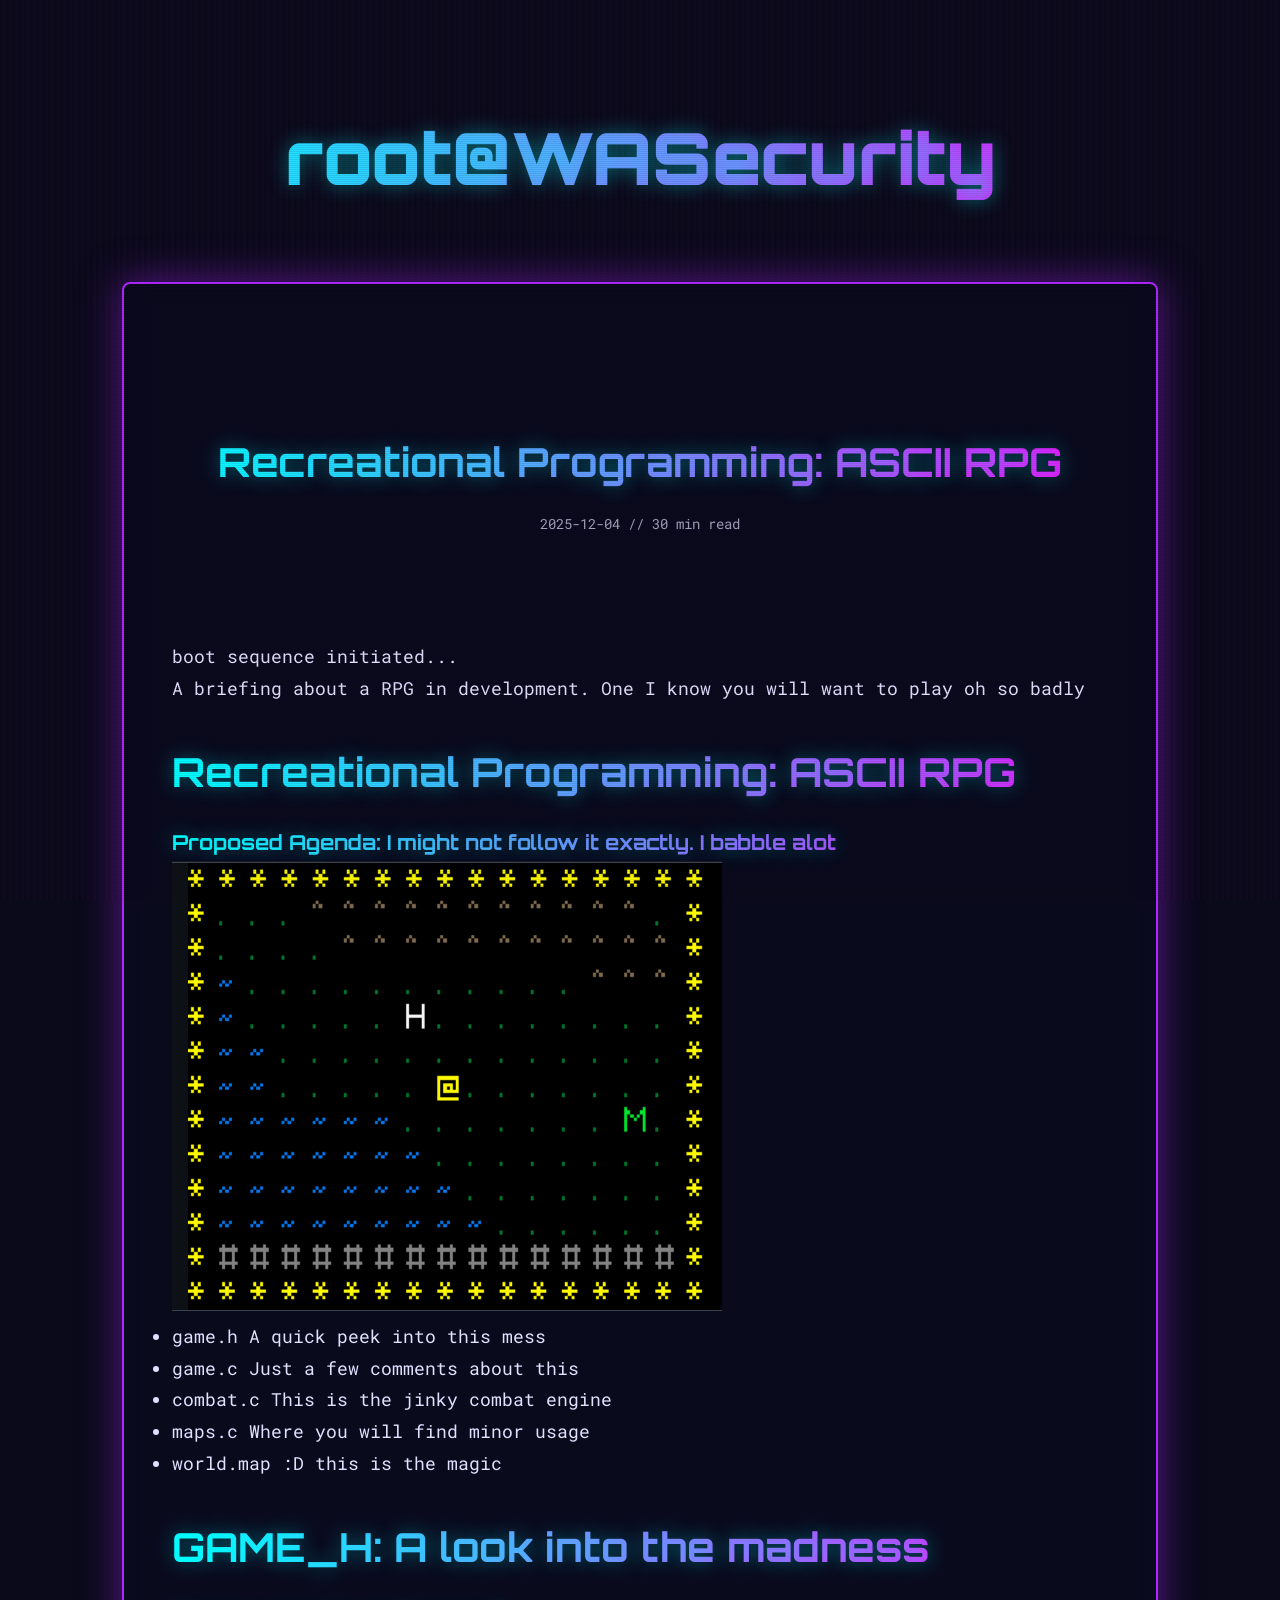
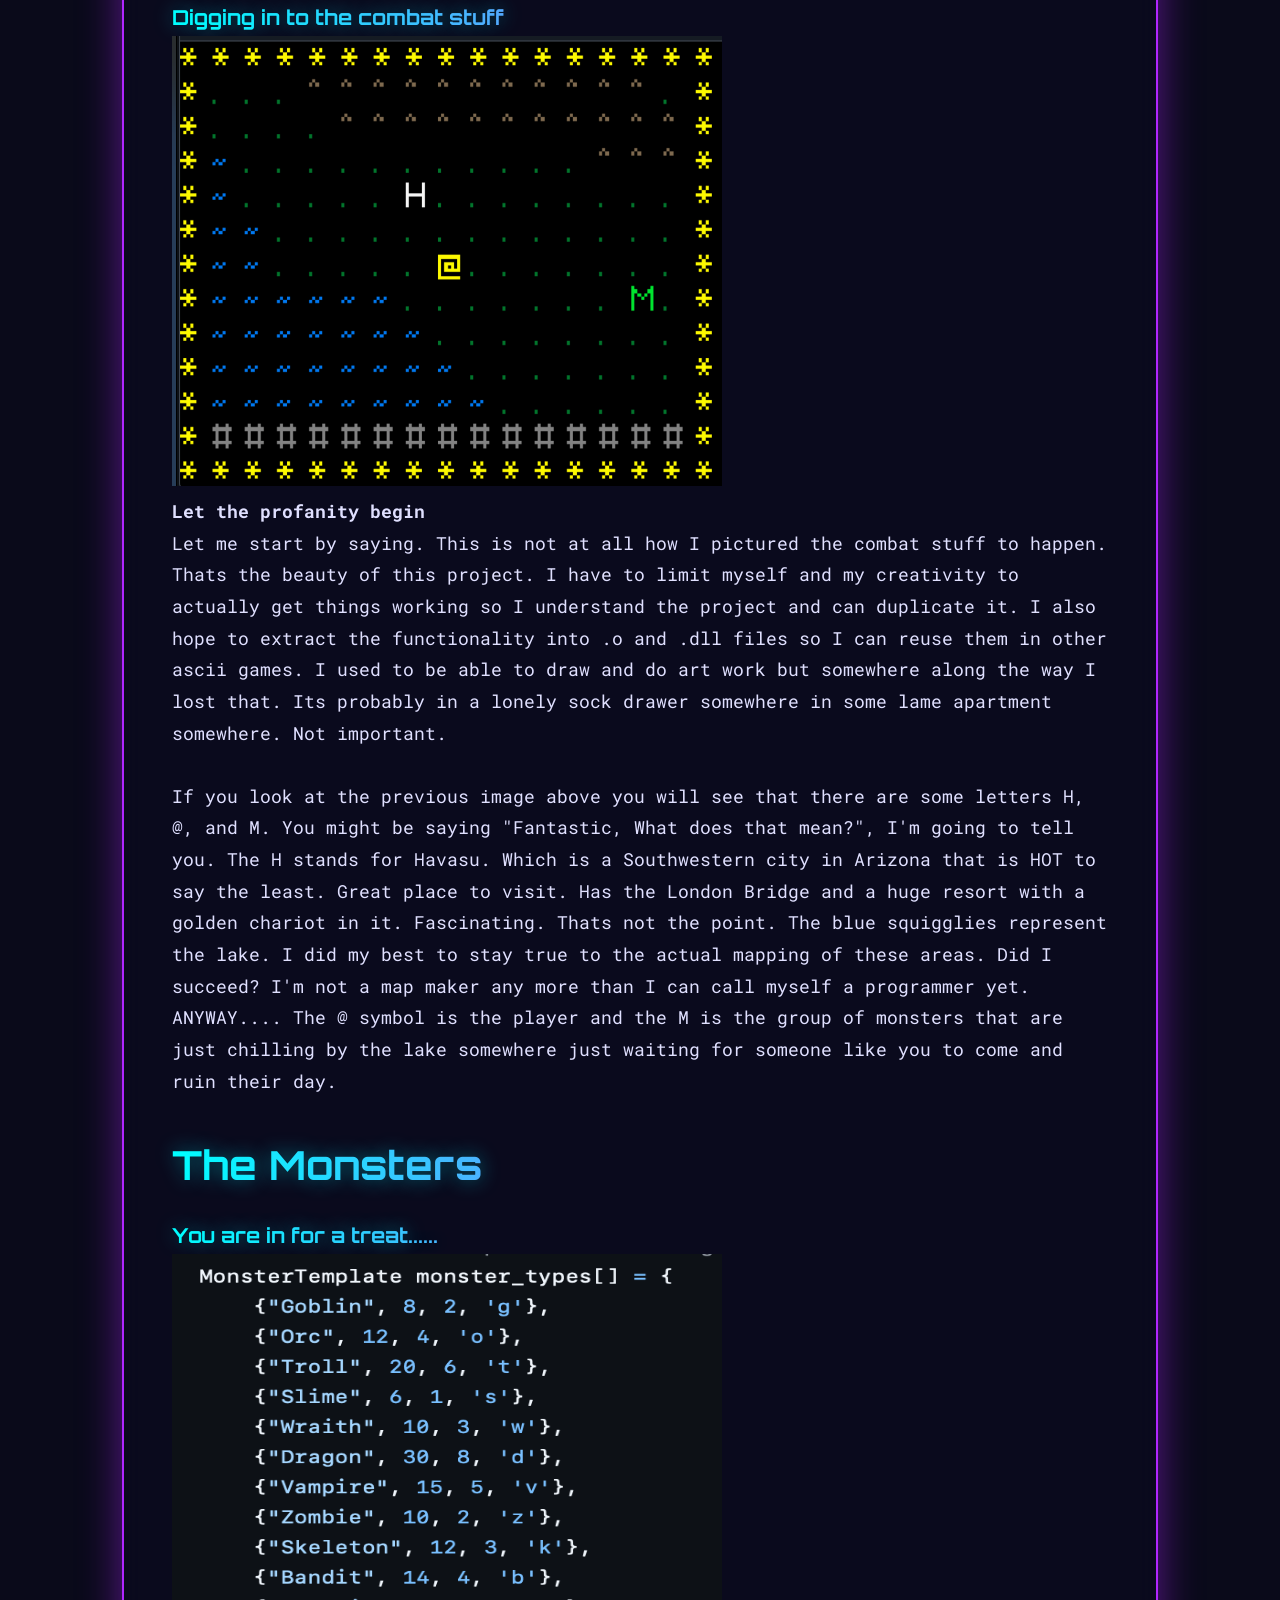
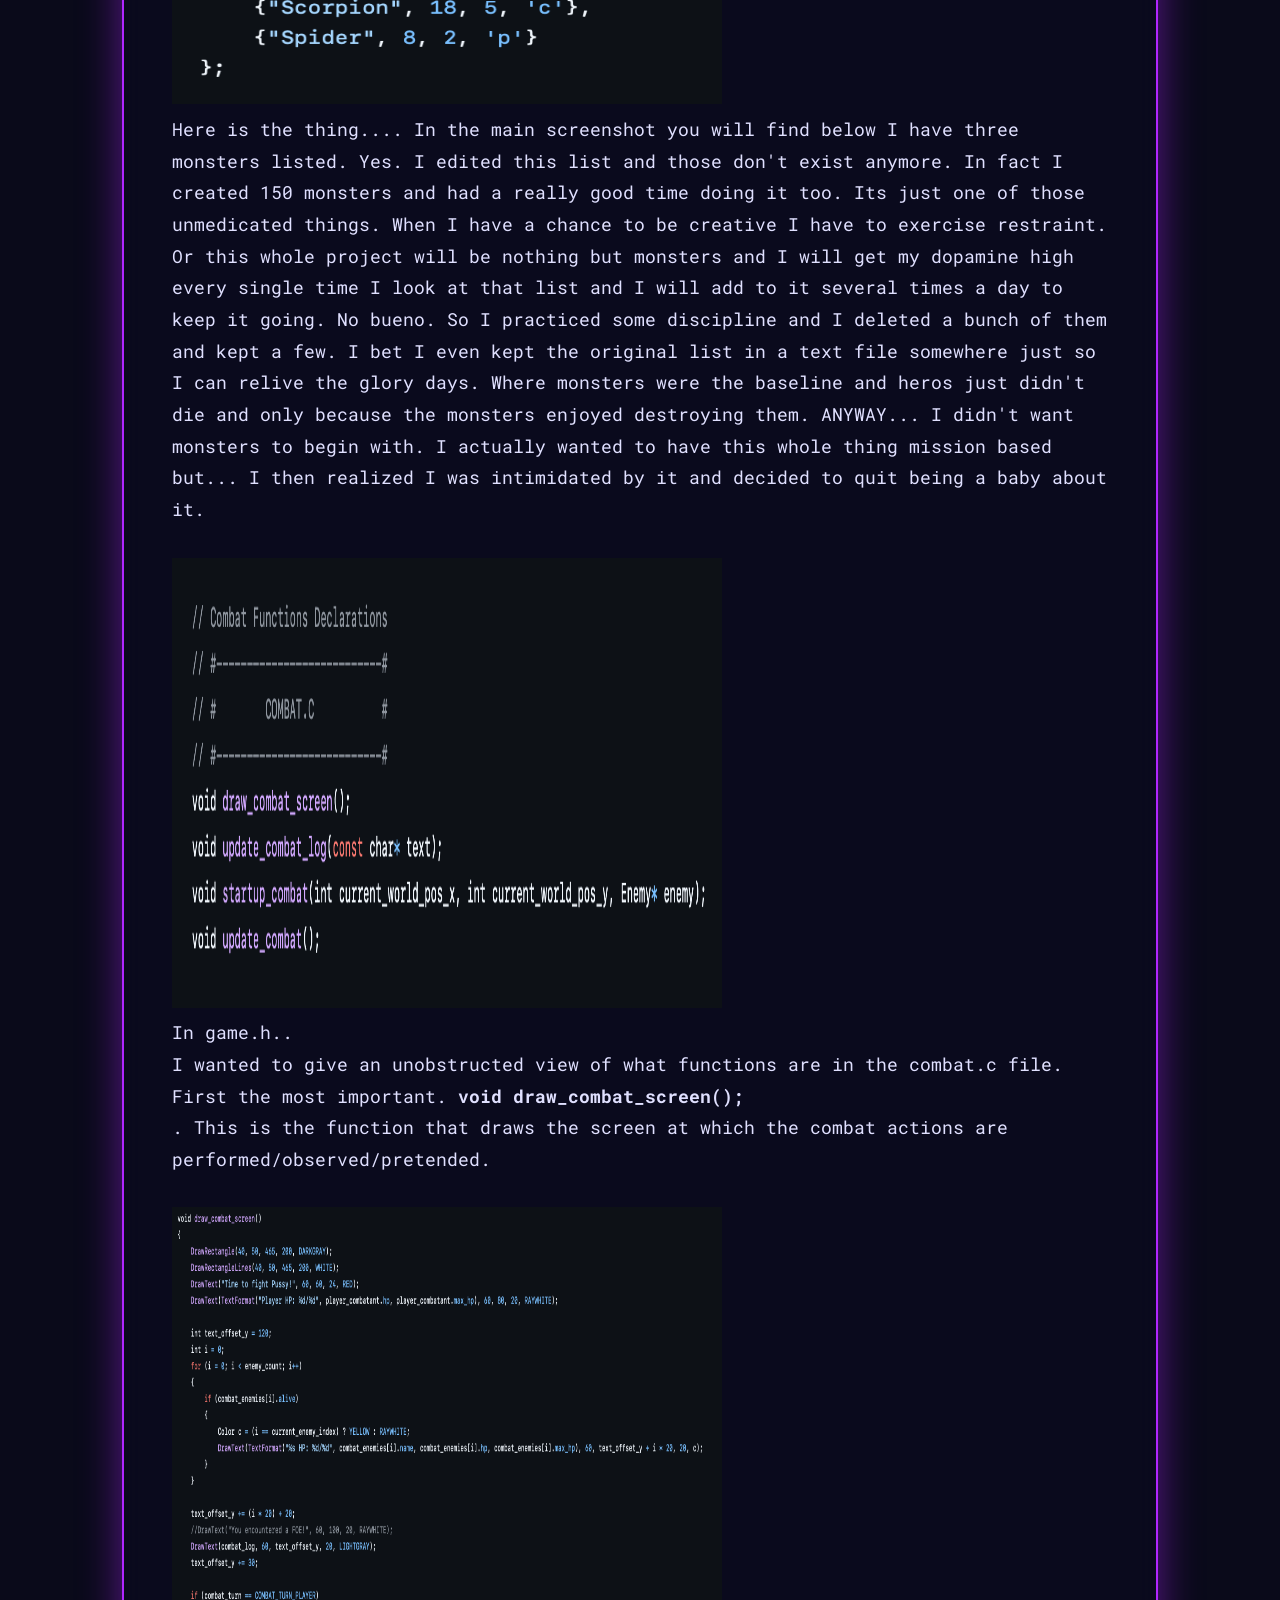
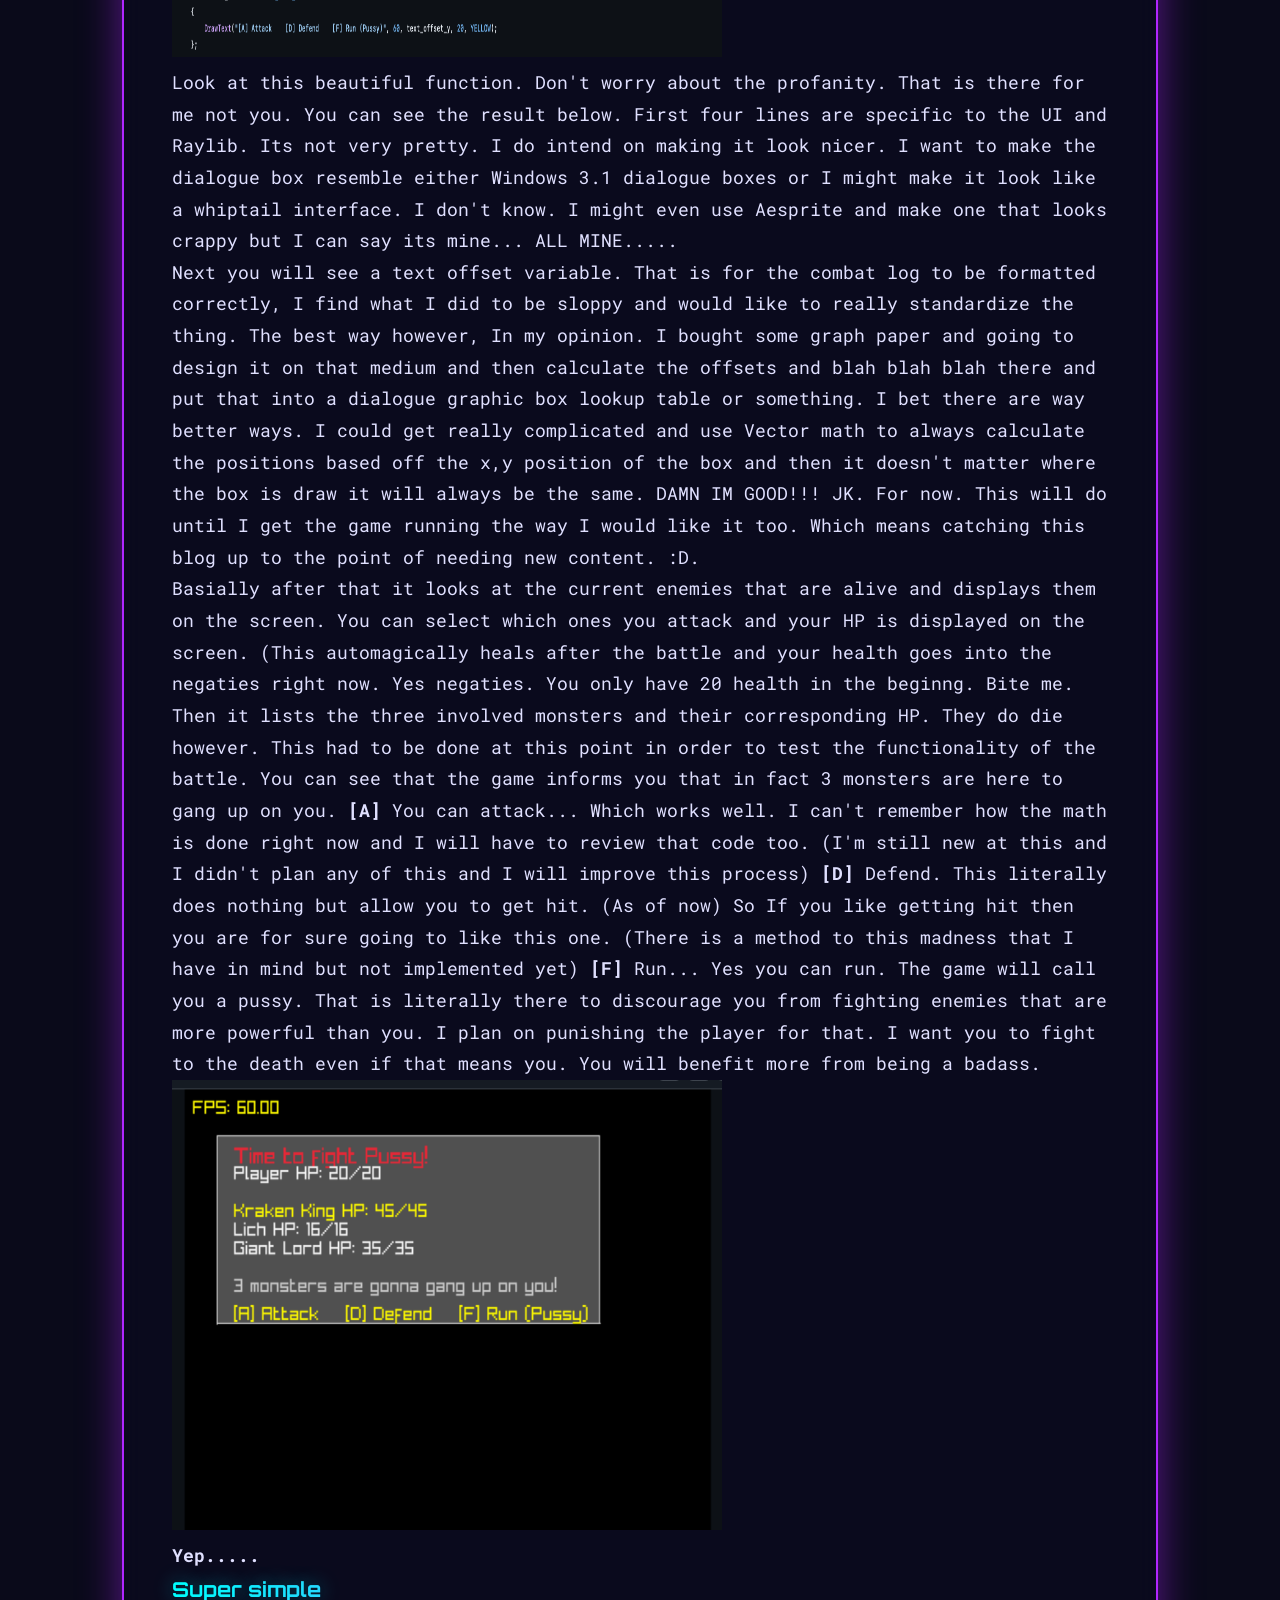
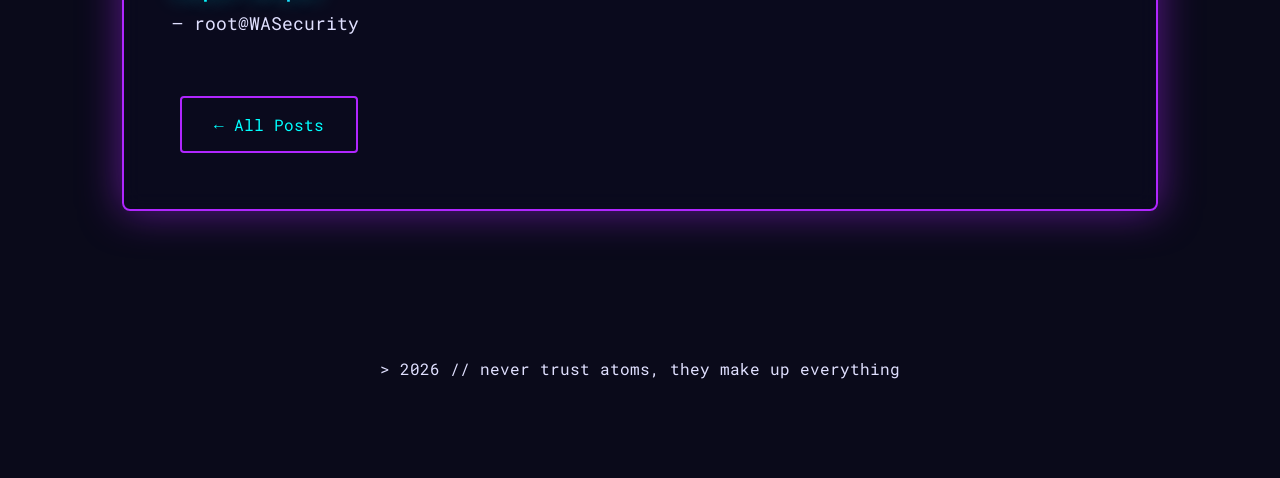
<file: blog/posts/recreational_programming_ascii_2.html>
<!DOCTYPE html>
<html lang="en">
<head>
  <meta charset="UTF-8" />
  <meta name="viewport" content="width=device-width, initial-scale=1.0"/>
  <title>Welcome to the Grid | root@WASecurity</title>
  <link rel="stylesheet" href="../../assets/css/style.css" />
</head>
<body>
  <div class="glitch-bg"></div>

  <div class="container">
    <header>
      <h1><a href="../../index.html" style="text-decoration:none;">root@WASecurity</a></h1>
    </header>

    <article class="terminal-box">
      <header>
        <h2>Recreational Programming: ASCII RPG</h2>
        <p class="post-meta">2025-12-04 // 30 min read</p>
      </header>

      <div style="margin: 2rem 0; line-height: 1.8; font-size: 1.1rem;">
        <p> boot sequence initiated...</p>
        <p>A briefing about a RPG in development. One I know you will want to play oh so badly</p>
        
        <h2>Recreational Programming: ASCII RPG</h3>
        <h3>Proposed Agenda: I might not follow it exactly. I babble alot</h3>
	<img src="../screenshots/main.png" width="550" height="450">
	<ul>
          <li>game.h A quick peek into this mess</li>
          <li>game.c Just a few comments about this</li>
          <li>combat.c This is the jinky combat engine</li>
	  <li>maps.c Where you will find minor usage</li>
          <li>world.map :D this is the magic</li>
        </ul>

	<h2>GAME_H: A look into the madness</h2>
        <h3>Digging in to the combat stuff</h3>
	<img src="../screenshots/Combat_Main.png" width="550" height="450">
	<h4>Let the profanity begin</h4>
	<p>Let me start by saying. This is not at all how I pictured the combat stuff to happen. Thats the 
           beauty of this project. I have to limit myself and my creativity to actually get things working
           so I understand the project and can duplicate it. I also hope to extract the functionality into 
           .o and .dll files so I can reuse them in other ascii games. I used to be able to draw and do art
           work but somewhere along the way I lost that. Its probably in a lonely sock drawer somewhere in 
           some lame apartment somewhere. Not important.</p><br>
	<p>If you look at the previous image above you will see that there are some letters H, @, and M. You might be saying "Fantastic, What does that mean?", I'm going to tell you. The H stands for Havasu. Which is a Southwestern city in Arizona that is HOT to say the least. Great place to visit. Has the London Bridge and a huge resort with a golden chariot in it. Fascinating. Thats not the point. The blue squigglies represent the lake. I did my best to stay true to the actual mapping of these areas. Did I succeed? I'm not a map maker any more than I can call myself a programmer yet. ANYWAY.... The @ symbol is the player and the M is the group of monsters that are just chilling by the lake somewhere just waiting for someone like you to come and ruin their day.</p>
	<h2>The Monsters</h3>
	<h3>You are in for a treat......</h3>
	<img src="../screenshots/monster_template.png" width="550" height="450">
	<p>Here is the thing.... In the main screenshot you will find below I have three monsters listed. Yes. I edited this list and those don't exist anymore. In fact I created 150 monsters and had a really good time doing it too. Its just one of those unmedicated things. When I have a chance to be creative I have to exercise restraint. Or this whole project will be nothing but monsters and I will get my dopamine high every single time I look at that list and I will add to it several times a day to keep it going. No bueno. So I practiced some discipline and I deleted a bunch of them and kept a few. I bet I even kept the original list in a text file somewhere just so I can relive the glory days. Where monsters were the baseline and heros just didn't die and only because the monsters enjoyed destroying them. ANYWAY... I didn't want monsters to begin with. I actually wanted to have this whole thing mission based but... I then realized I was intimidated by it and decided to quit being a baby about it.</p>
	
	<h2></h2>
	<h3></h3>
	<img src="../screenshots/game_h_combat.png" width="550" height="450">
	<p>In game.h..<br>I wanted to give an unobstructed view of what functions are in the combat.c file. First the most important. <strong>void draw_combat_screen();</strong></p>. This is the function that draws the screen at which the combat actions are performed/observed/pretended. </p><br>
	<img src="../screenshots/draw_combat_screen.png" width="550" height="450">
	<br>
	<p>Look at this beautiful function. Don't worry about the profanity. That is there for me not you. You can see the result below. First four lines are specific to the UI and Raylib. Its not very pretty. I do intend on making it look nicer. I want to make the dialogue box resemble either Windows 3.1 dialogue boxes or I might make it look like a whiptail interface. I don't know. I might even use Aesprite and make one that looks crappy but I can say its mine... ALL MINE..... <br> Next you will see a text offset variable. That is for the combat log to be formatted correctly, I find what I did to be sloppy and would like to really standardize the thing. The best way however, In my opinion. I bought some graph paper and going to design it on that medium and then calculate the offsets and blah blah blah there and put that into a dialogue graphic box lookup table or something. I bet there are way better ways. I could get really complicated and use Vector math to always calculate the positions based off the x,y position of the box and then it doesn't matter where the box is draw it will always be the same. DAMN IM GOOD!!! JK. For now. This will do until I get the game running the way I would like it too. Which means catching this blog up to the point of needing new content. :D.<br>Basially after that it looks at the current enemies that are alive and displays them on the screen. You can select which ones you attack and your HP is displayed on the screen. (This automagically heals after the battle and your health goes into the negaties right now. Yes negaties. You only have 20 health in the beginng. Bite me. Then it lists the three involved monsters and their corresponding HP. They do die however. This had to be done at this point in order to test the functionality of the battle. You can see that the game informs you that in fact 3 monsters are here to gang up on you. <b>[A]</b> You can attack... Which works well. I can't remember how the math is done right now and I will have to review that code too. (I'm still new at this and I didn't plan any of this and I will improve this process) <b>[D]</b> Defend. This literally does nothing but allow you to get hit. (As of now) So If you like getting hit then you are for sure going to like this one. (There is a method to this madness that I have in mind but not implemented yet) <b>[F]</b> Run... Yes you can run. The game will call you a pussy. That is literally there to discourage you from fighting enemies that are more powerful than you. I plan on punishing the player for that. I want you to fight to the death even if that means you. You will benefit more from being a badass.</p>
	
	<img src="../screenshots/combat_action.png" width="550" height="450">
	<h4>Yep.....</h4>
	<h3>Super simple</h3>
	<p>— root@WASecurity</p>
      </div>

      <p style="margin-top: 3rem;">
        <a href="../index.html" class="btn">← All Posts</a>
      </p>
    </article>

    <footer style="margin-top: 5rem;">
      <p>> <span id="year"></span> // never trust atoms, they make up everything</p>
    </footer>
  </div>

  <script src="../../assets/js/main.js"></script>
</body>
</html>
</file>
<file: assets/css/style.css>
@import url('https://fonts.googleapis.com/css2?family=Orbitron:wght@400;700;900&family=Roboto+Mono:wght@300;400;700&display=swap');

:root {
  --neon-pink: #ff00ff;
  --neon-cyan: #00ffff;
  --neon-purple: #b026ff;
  --bg-dark: #0a0a1a;
  --darker: #050514;
  --text: #e0e0ff;
}

* { margin: 0; padding: 0; box-sizing: border-box; }

body {
  background: var(--bg-dark);
  color: var(--text);
  font-family: 'Roboto Mono', monospace;
  line-height: 1.7;
  overflow-x: hidden;
  position: relative;
}

/* Scanlines + Glitch BG */
body::before {
  content: '';
  position: fixed;
  inset: 0;
  background: repeating-linear-gradient(0deg, rgba(0,0,0,0.15), transparent 1px, transparent 2px);
  pointer-events: none;
  animation: scan 12s linear infinite;
  z-index: 10;
}
@keyframes scan { 0% { transform: translateY(0); } 100% { transform: translateY(4px); } }

.glitch-bg {
  position: fixed;
  inset: 0;
  background: linear-gradient(90deg, transparent 50%, rgba(255,0,255,0.03) 50%);
  background-size: 6px;
  animation: glitch 15s steps(60) infinite;
  pointer-events: none;
  z-index: 1;
}
@keyframes glitch { 0%,100% { transform: translateX(0); } 10% { transform: translateX(-3px); } 20% { transform: translateX(3px); } }

/* Layout */
.container {
  max-width: 1100px;
  margin: 0 auto;
  padding: 2rem;
  position: relative;
  z-index: 2;
}

header, footer {
  text-align: center;
  padding: 4rem 0;
}

h1, h2, h3 {
  font-family: 'Orbitron', sans-serif;
  background: linear-gradient(90deg, var(--neon-cyan), var(--neon-pink));
  -webkit-background-clip: text;
  -webkit-text-fill-color: transparent;
  text-shadow: 0 0 20px rgba(0,255,255,0.4);
}

h1 { font-size: 4.5rem; font-weight: 900; }
h2 { font-size: 2.5rem; margin: 2rem 0 1rem; }

.terminal-box {
  background: rgba(10,10,30,0.9);
  border: 2px solid var(--neon-purple);
  border-radius: 8px;
  padding: 3rem;
  box-shadow: 0 0 40px rgba(176,38,255,0.5);
  backdrop-filter: blur(10px);
}

a {
  color: var(--neon-cyan);
  text-decoration: none;
  transition: all 0.3s;
}
a:hover { color: var(--neon-pink); text-shadow: 0 0 10px var(--neon-pink); }

.btn {
  display: inline-block;
  padding: 0.8rem 2rem;
  border: 2px solid var(--neon-purple);
  border-radius: 4px;
  margin: 0.5rem;
  transition: all 0.4s;
}
.btn:hover {
  background: rgba(176,38,255,0.2);
  box-shadow: 0 0 20px var(--neon-purple);
  transform: translateY(-3px);
}

/* Blog styles */
.post-list { margin: 3rem 0; }
.post-card {
  background: rgba(20,20,40,0.6);
  border-left: 4px solid var(--neon-cyan);
  padding: 1.5rem;
  margin: 1.5rem 0;
  border-radius: 0 8px 8px 0;
  transition: all 0.3s;
}
.post-card:hover {
  border-left-color: var(--neon-pink);
  transform: translateX(10px);
  box-shadow: 0 0 20px rgba(255,0,255,0.2);
}
.post-meta {
  font-size: 0.9rem;
  opacity: 0.7;
  margin-bottom: 0.5rem;
}

/* Responsive */
@media (max-width: 768px) {
  h1 { font-size: 3rem; }
  .terminal-box { padding: 2rem; }
}
</file>
